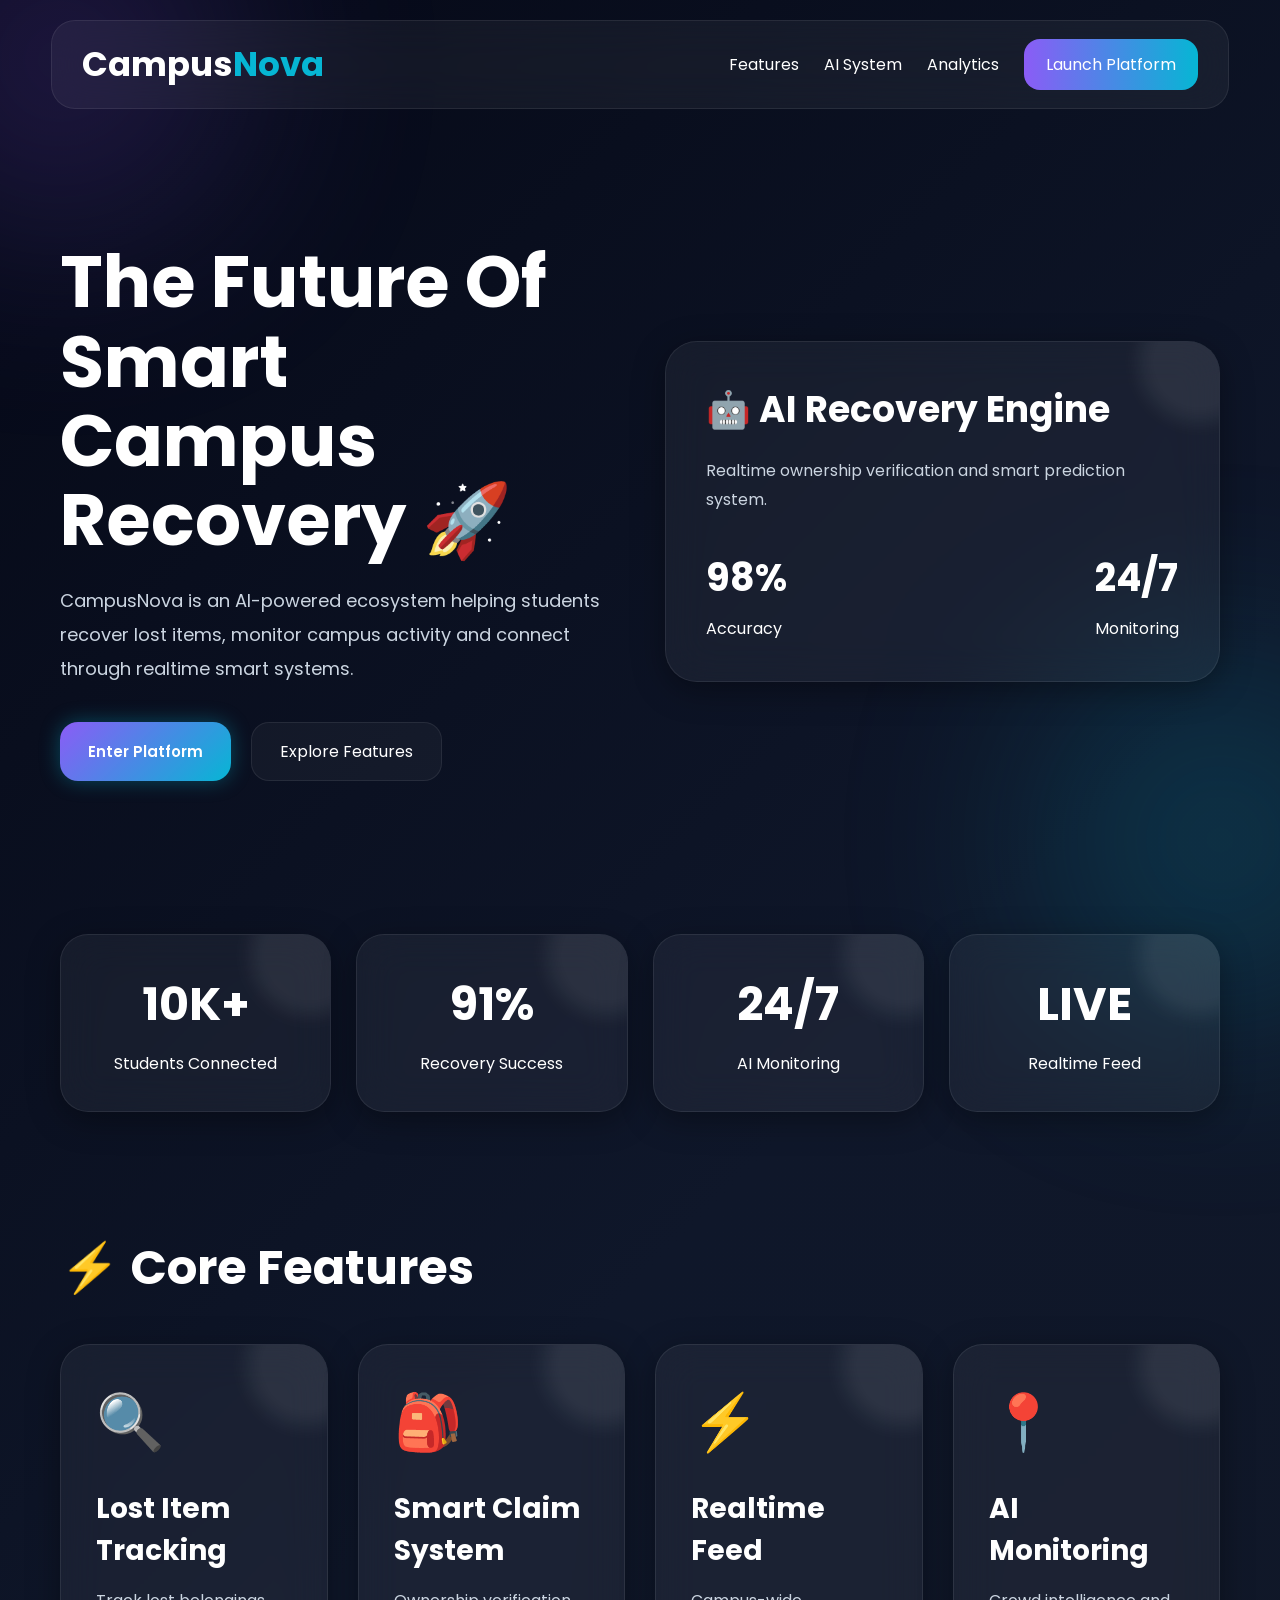
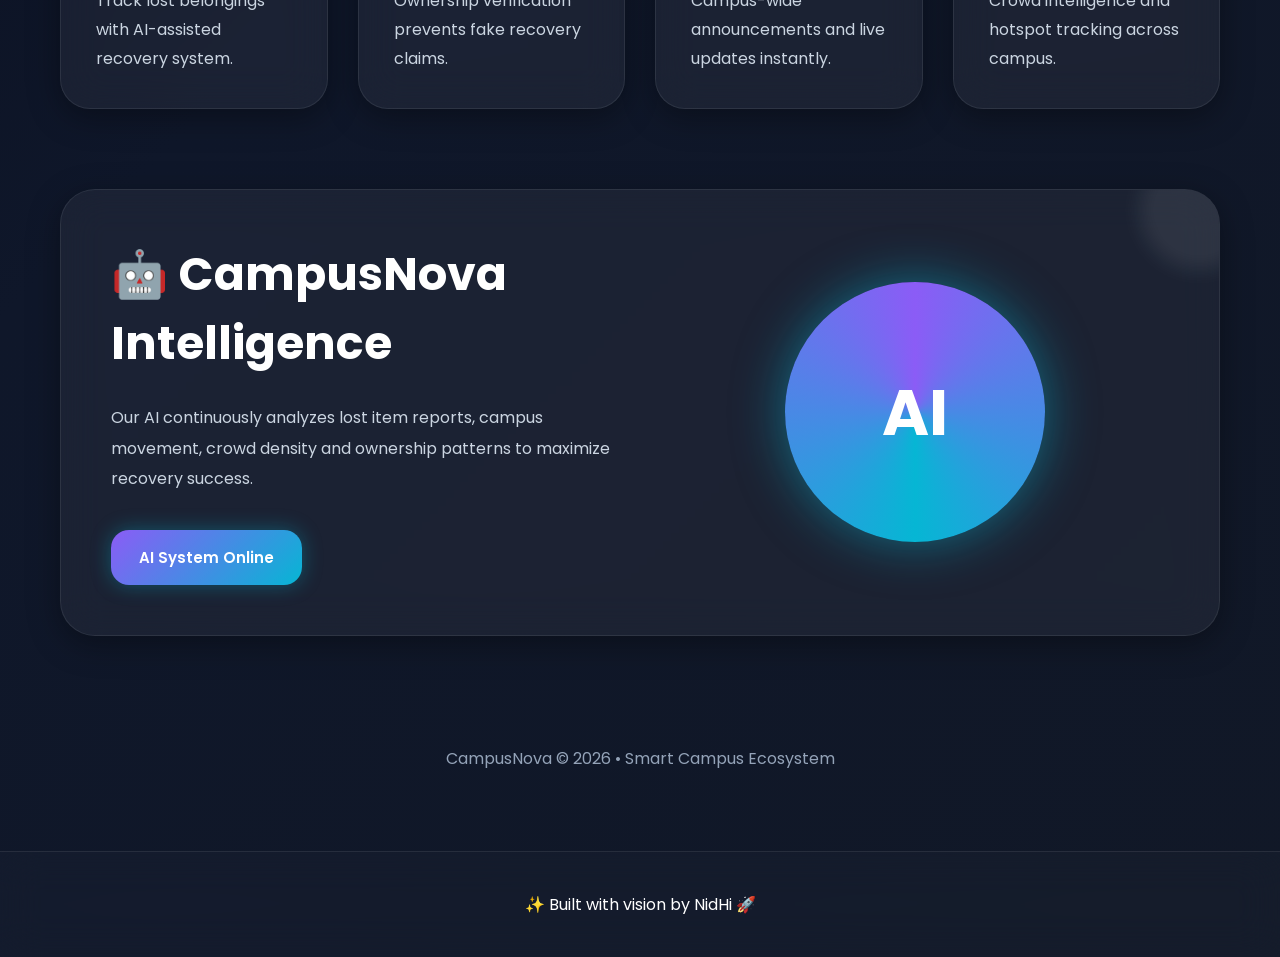
<file: index.html>
<!DOCTYPE html>
<html lang="en">

<head>

<meta charset="UTF-8">

<meta name="viewport"
content="width=device-width, initial-scale=1.0">

<title>
CampusNova
</title>

<link rel="stylesheet"
href="style.css">

<link rel="stylesheet"
href="global.css">

<link href="https://fonts.googleapis.com/css2?family=Poppins:wght@300;400;500;600;700&display=swap"
rel="stylesheet">

</head>

<body>

<!-- GLOWS -->

<div class="glow glow1"></div>
<div class="glow glow2"></div>

<!-- NAVBAR -->

<nav class="navbar glass">

<h1 class="nav-logo">

Campus<span>Nova</span>

</h1>

<ul class="nav-links">

<li>

<a href="#features">

Features

</a>

</li>

<li>

<a href="#ai">

AI System

</a>

</li>

<li>

<a href="#stats">

Analytics

</a>

</li>

<li>

<a href="login.html"
class="nav-btn">

Launch Platform

</a>

</li>

</ul>

</nav>

<!-- HERO -->

<section class="hero">

<div class="hero-left">

<h1>

The Future Of
Smart Campus
Recovery 🚀

</h1>

<p>

CampusNova is an AI-powered
ecosystem helping students recover
lost items, monitor campus activity
and connect through realtime
smart systems.

</p>

<div class="hero-buttons">

<a href="login.html"
class="magic-btn">

Enter Platform

</a>

<a href="#features"
class="secondary-btn">

Explore Features

</a>

</div>

</div>

<div class="hero-right">

<div class="hero-card glass magic-card">

<h2>

🤖 AI Recovery Engine

</h2>

<p>

Realtime ownership verification
and smart prediction system.

</p>

<div class="hero-stats">

<div>

<h3>

98%

</h3>

<span>

Accuracy

</span>

</div>

<div>

<h3>

24/7

</h3>

<span>

Monitoring

</span>

</div>

</div>

</div>

</div>

</section>

<!-- STATS -->

<section
class="stats-section"
id="stats">

<div class="stat-box glass magic-card">

<h2>

10K+

</h2>

<p>

Students Connected

</p>

</div>

<div class="stat-box glass magic-card">

<h2>

91%

</h2>

<p>

Recovery Success

</p>

</div>

<div class="stat-box glass magic-card">

<h2>

24/7

</h2>

<p>

AI Monitoring

</p>

</div>

<div class="stat-box glass magic-card">

<h2>

LIVE

</h2>

<p>

Realtime Feed

</p>

</div>

</section>

<!-- FEATURES -->

<section
class="features-section"
id="features">

<div class="section-title">

<h2>

⚡ Core Features

</h2>

</div>

<div class="features-grid">

<div class="feature-card glass magic-card">

<div class="feature-icon">

🔍

</div>

<h3>

Lost Item Tracking

</h3>

<p>

Track lost belongings with
AI-assisted recovery system.

</p>

</div>

<div class="feature-card glass magic-card">

<div class="feature-icon">

🎒

</div>

<h3>

Smart Claim System

</h3>

<p>

Ownership verification prevents
fake recovery claims.

</p>

</div>

<div class="feature-card glass magic-card">

<div class="feature-icon">

⚡

</div>

<h3>

Realtime Feed

</h3>

<p>

Campus-wide announcements
and live updates instantly.

</p>

</div>

<div class="feature-card glass magic-card">

<div class="feature-icon">

📍

</div>

<h3>

AI Monitoring

</h3>

<p>

Crowd intelligence and hotspot
tracking across campus.

</p>

</div>

</div>

</section>

<!-- AI SECTION -->

<section
class="ai-section"
id="ai">

<div class="ai-container glass magic-card">

<div class="ai-left">

<h2>

🤖 CampusNova Intelligence

</h2>

<p>

Our AI continuously analyzes
lost item reports, campus movement,
crowd density and ownership patterns
to maximize recovery success.

</p>

<button class="magic-btn">

AI System Online

</button>

</div>

<div class="ai-right">

<div class="ai-circle">

AI

</div>

</div>

</div>

</section>

<!-- FOOTER -->

<footer class="footer">

<p>

CampusNova © 2026 • Smart Campus Ecosystem

</p>

</footer>
<footer class="global-footer">

✨ Built with vision by NidHi 🚀

</footer>

<script src="script.js"></script>

</body>
</html>
</file>
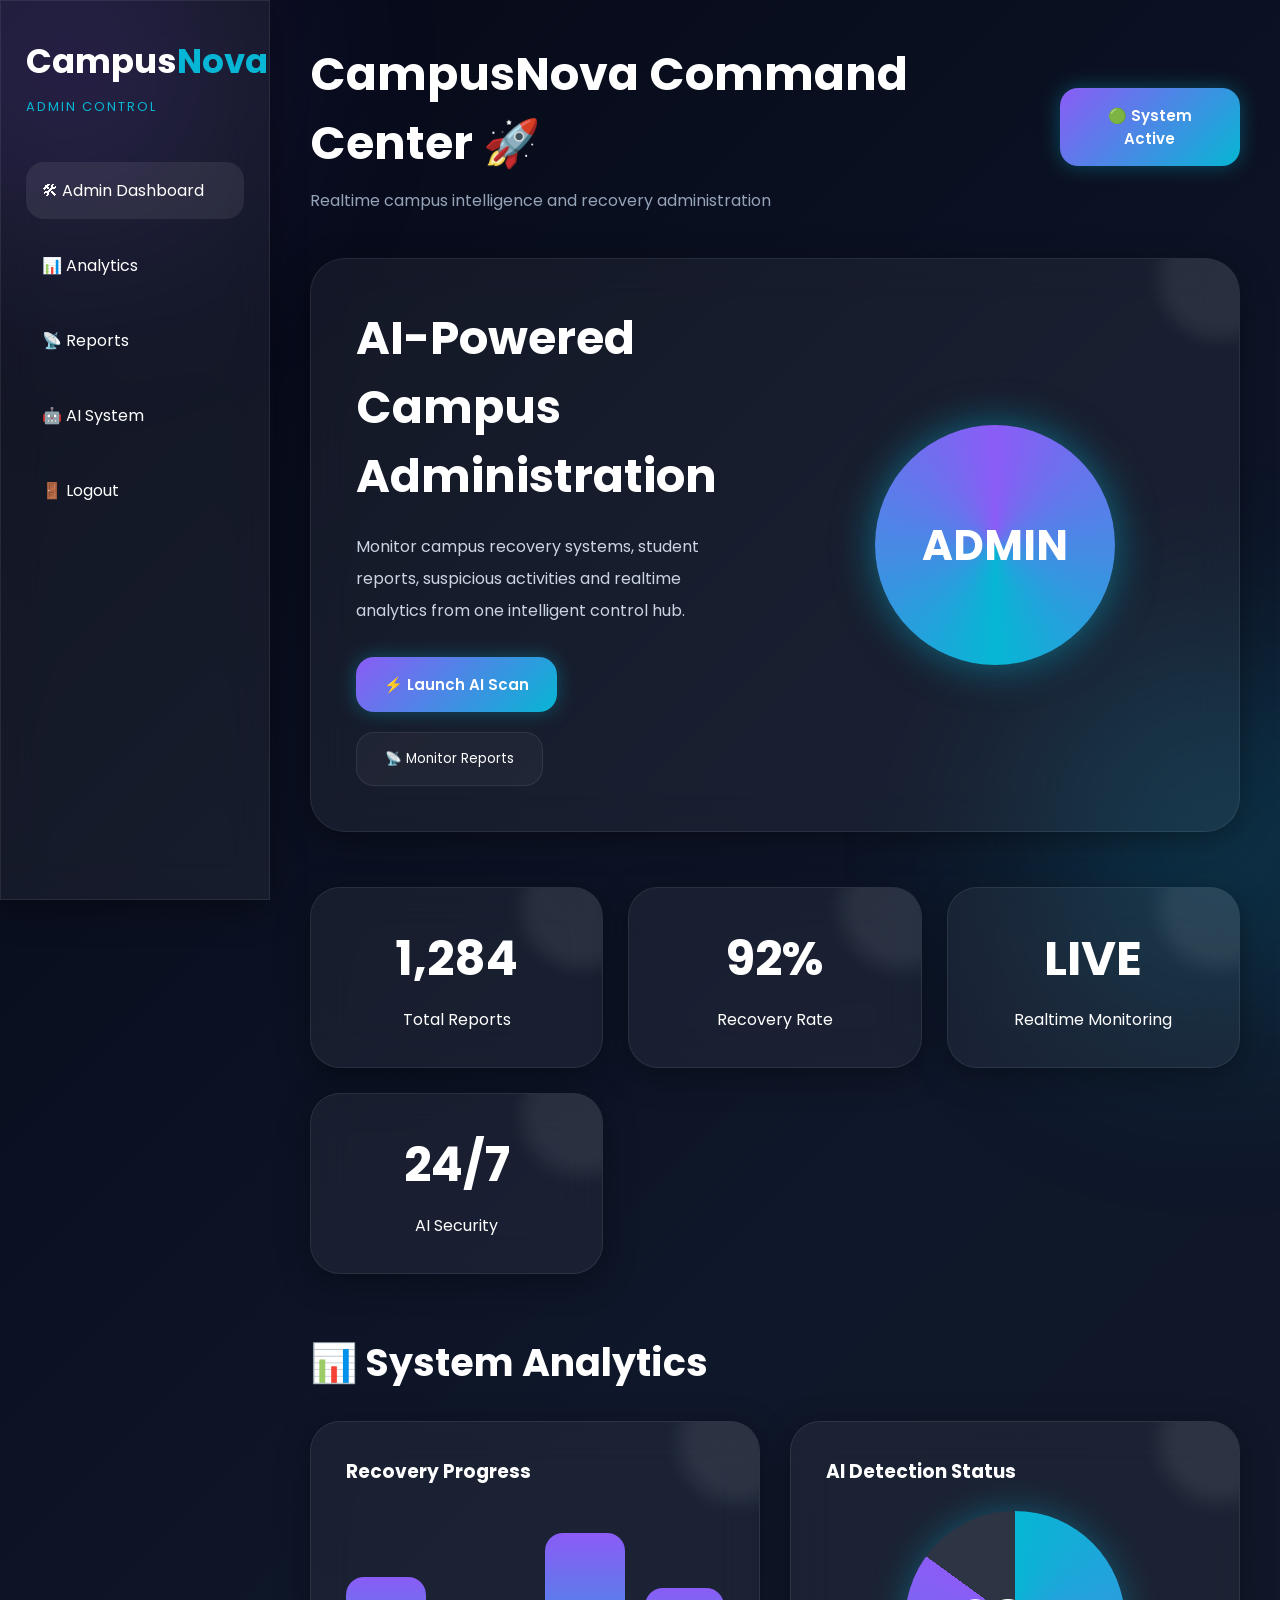
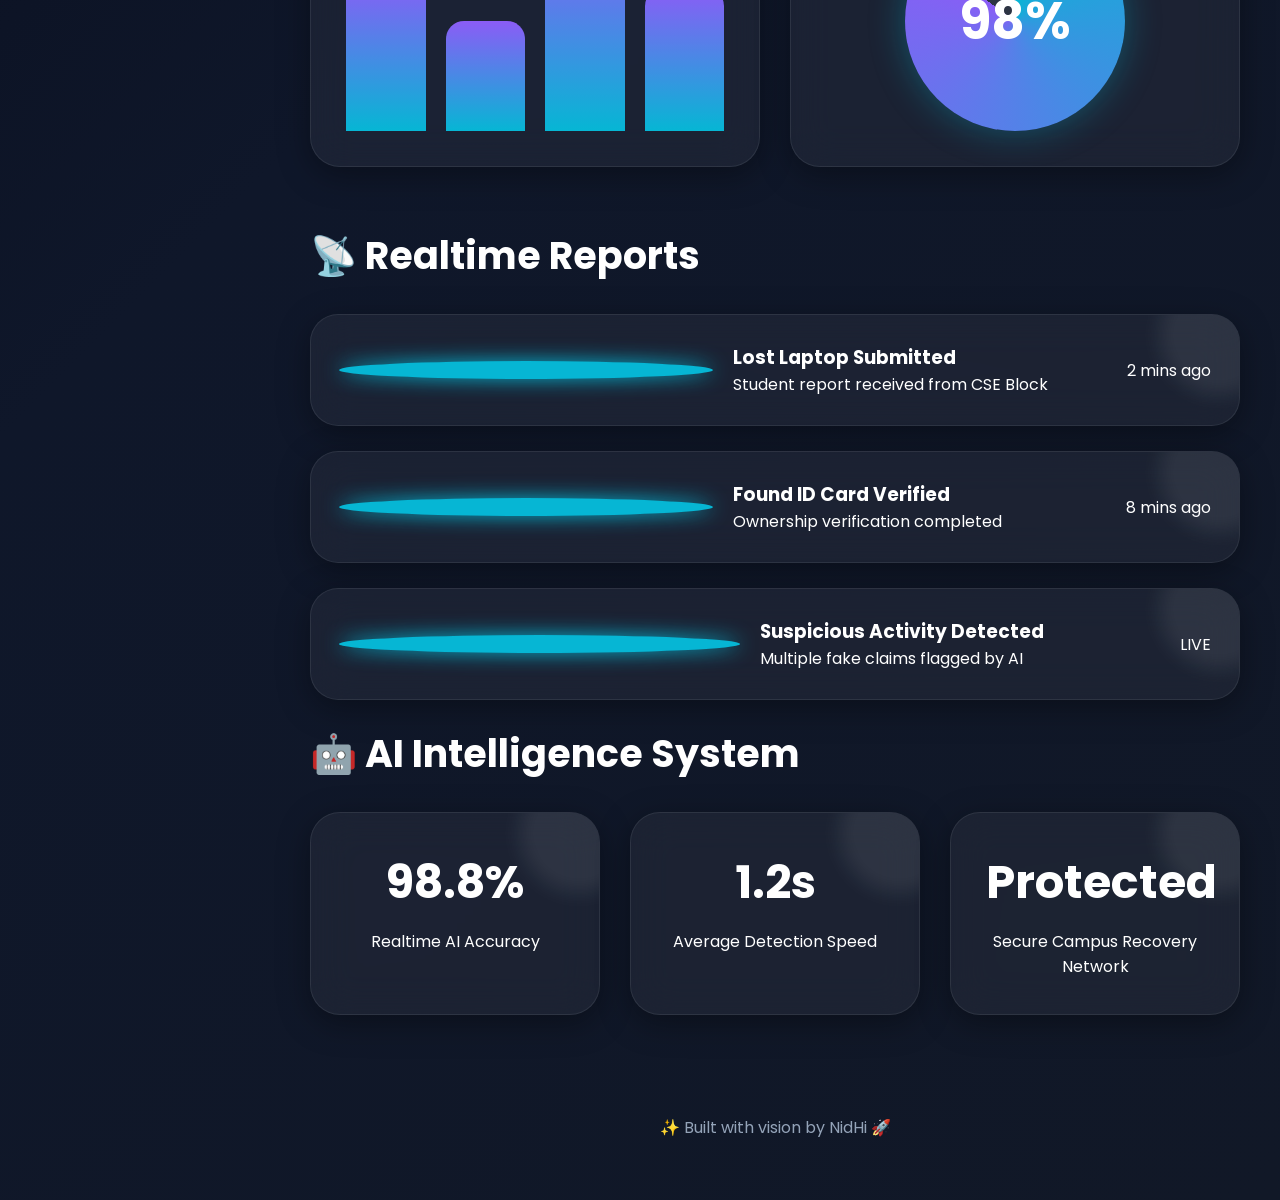
<file: admin.html>
<!DOCTYPE html>
<html lang="en">

<head>

<meta charset="UTF-8">

<meta name="viewport"
content="width=device-width, initial-scale=1.0">

<title>
CampusNova Admin Panel
</title>

<link rel="stylesheet"
href="admin.css">

<link rel="stylesheet"
href="global.css">

<link href="https://fonts.googleapis.com/css2?family=Poppins:wght@300;400;500;600;700&display=swap"
rel="stylesheet">

</head>

<body>

<!-- GLOWS -->

<div class="glow glow1"></div>
<div class="glow glow2"></div>

<!-- SIDEBAR -->

<aside class="sidebar glass">

<h2 class="logo">

Campus<span>Nova</span>

</h2>

<p class="admin-tag">

ADMIN CONTROL

</p>

<ul class="menu">

<li class="active">

<a href="admin.html">

🛠 Admin Dashboard

</a>

</li>

<li>

<a href="#analytics">

📊 Analytics

</a>

</li>

<li>

<a href="#reports">

📡 Reports

</a>

</li>

<li>

<a href="#ai">

🤖 AI System

</a>

</li>

<li>

<a href="index.html">

🚪 Logout

</a>

</li>

</ul>

</aside>

<!-- MAIN -->

<main class="main-content">

<!-- TOPBAR -->

<div class="topbar">

<div>

<h1>

CampusNova Command Center 🚀

</h1>

<p>

Realtime campus intelligence and recovery administration

</p>

</div>

<button class="magic-btn">

🟢 System Active

</button>

</div>

<!-- HERO -->

<section class="hero-section glass magic-card">

<div>

<h2>

AI-Powered Campus Administration

</h2>

<p>

Monitor campus recovery systems,
student reports, suspicious activities
and realtime analytics from one intelligent control hub.

</p>

<div class="hero-buttons">

<button class="magic-btn">

⚡ Launch AI Scan

</button>

<button class="secondary-btn">

📡 Monitor Reports

</button>

</div>

</div>

<div class="hero-circle">

ADMIN

</div>

</section>

<!-- STATS -->

<section
id="analytics"
class="stats-grid">

<div class="stat-card glass magic-card">

<h2>

1,284

</h2>

<p>

Total Reports

</p>

</div>

<div class="stat-card glass magic-card">

<h2>

92%

</h2>

<p>

Recovery Rate

</p>

</div>

<div class="stat-card glass magic-card">

<h2>

LIVE

</h2>

<p>

Realtime Monitoring

</p>

</div>

<div class="stat-card glass magic-card">

<h2>

24/7

</h2>

<p>

AI Security

</p>

</div>

</section>

<!-- ANALYTICS -->

<section class="analytics-section">

<div class="section-title">

<h2>

📊 System Analytics

</h2>

</div>

<div class="chart-grid">

<div class="chart-card glass magic-card">

<h3>

Recovery Progress

</h3>

<div class="fake-chart">

<div class="bar bar1"></div>
<div class="bar bar2"></div>
<div class="bar bar3"></div>
<div class="bar bar4"></div>

</div>

</div>

<div class="chart-card glass magic-card">

<h3>

AI Detection Status

</h3>

<div class="circle-chart">

98%

</div>

</div>

</div>

</section>

<!-- REPORTS -->

<section
id="reports"
class="reports-section">

<div class="section-title">

<h2>

📡 Realtime Reports

</h2>

</div>

<div class="report-card glass magic-card">

<div class="report-dot"></div>

<div>

<h3>

Lost Laptop Submitted

</h3>

<p>

Student report received from CSE Block

</p>

</div>

<span>

2 mins ago

</span>

</div>

<div class="report-card glass magic-card">

<div class="report-dot"></div>

<div>

<h3>

Found ID Card Verified

</h3>

<p>

Ownership verification completed

</p>

</div>

<span>

8 mins ago

</span>

</div>

<div class="report-card glass magic-card">

<div class="report-dot"></div>

<div>

<h3>

Suspicious Activity Detected

</h3>

<p>

Multiple fake claims flagged by AI

</p>

</div>

<span>

LIVE

</span>

</div>

</section>

<!-- AI SECTION -->

<section
id="ai"
class="ai-section">

<div class="section-title">

<h2>

🤖 AI Intelligence System

</h2>

</div>

<div class="ai-grid">

<div class="ai-box glass magic-card">

<h3>

98.8%

</h3>

<p>

Realtime AI Accuracy

</p>

</div>

<div class="ai-box glass magic-card">

<h3>

1.2s

</h3>

<p>

Average Detection Speed

</p>

</div>

<div class="ai-box glass magic-card">

<h3>

Protected

</h3>

<p>

Secure Campus Recovery Network

</p>

</div>

</div>

</section>

<!-- FOOTER -->

<footer class="footer">

✨ Built with vision by NidHi 🚀

</footer>

</main>

<script src="admin.js"></script>

</body>
</html>
</file>
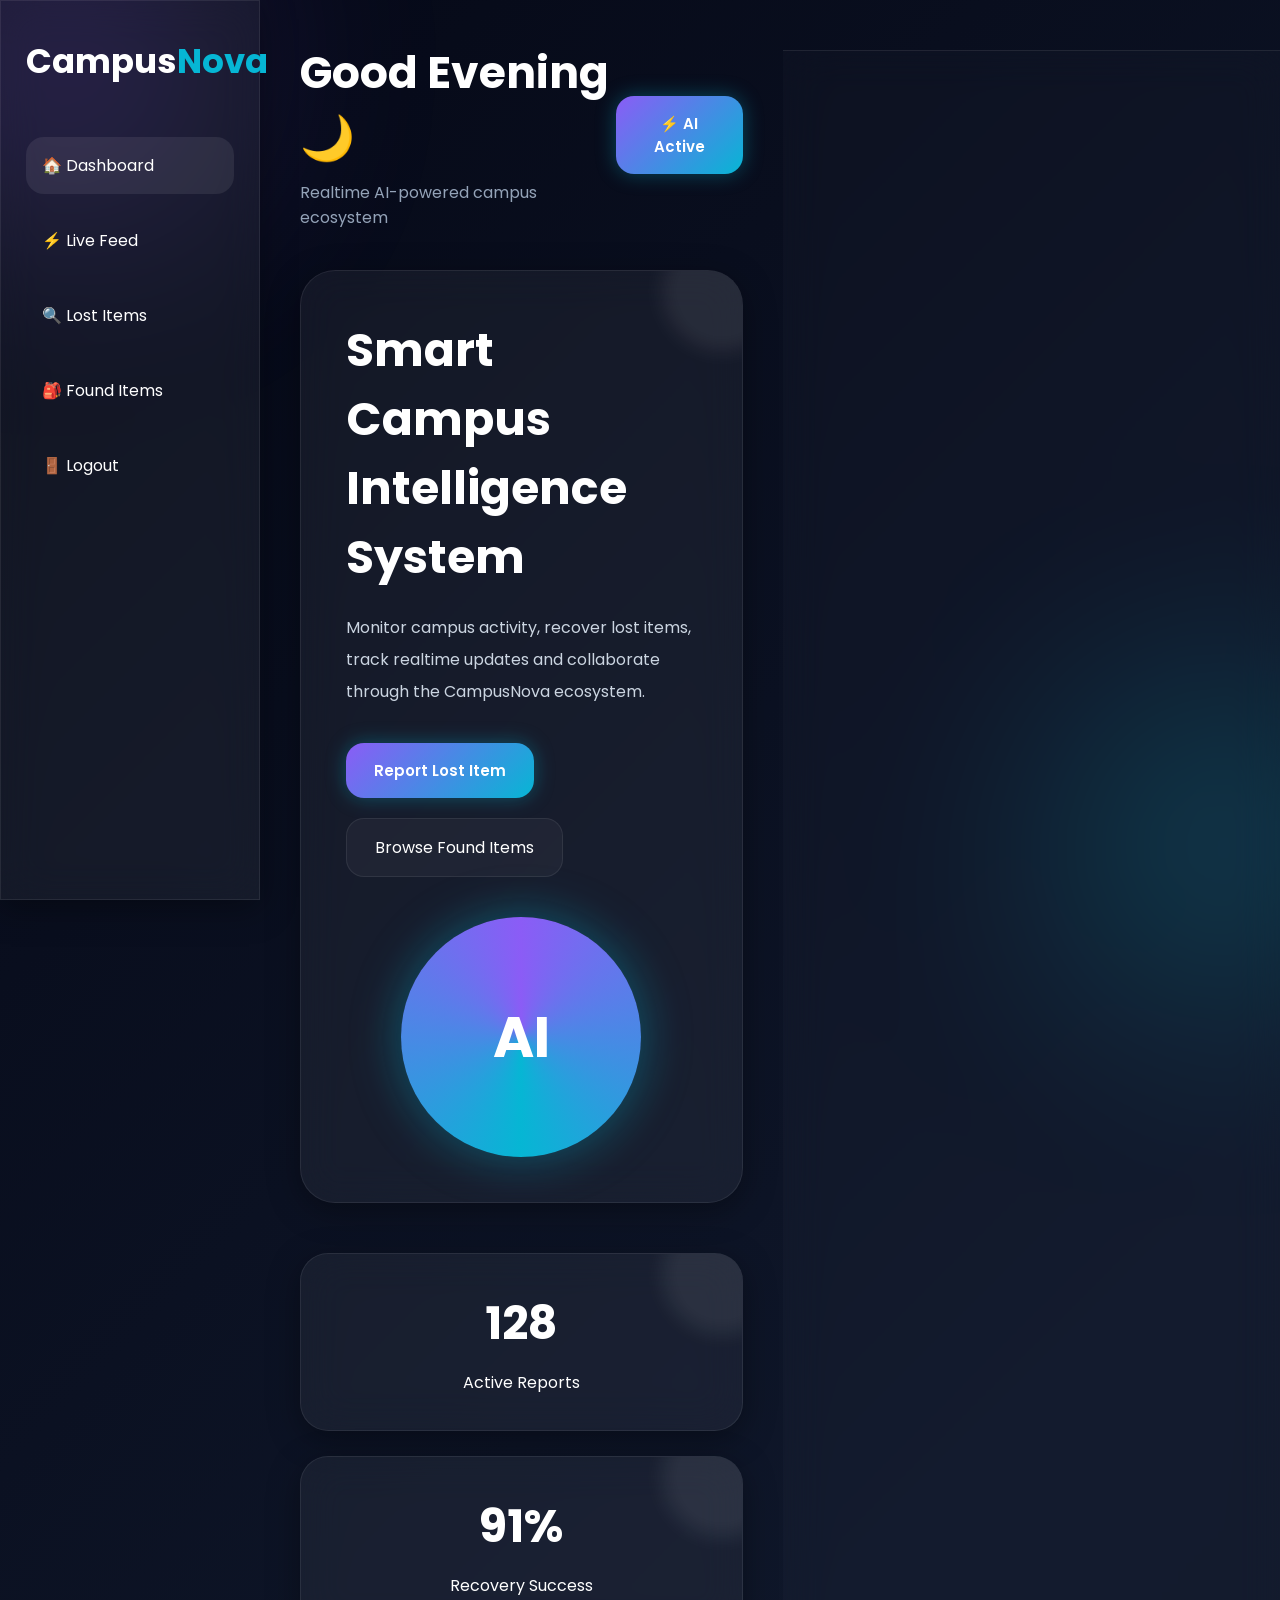
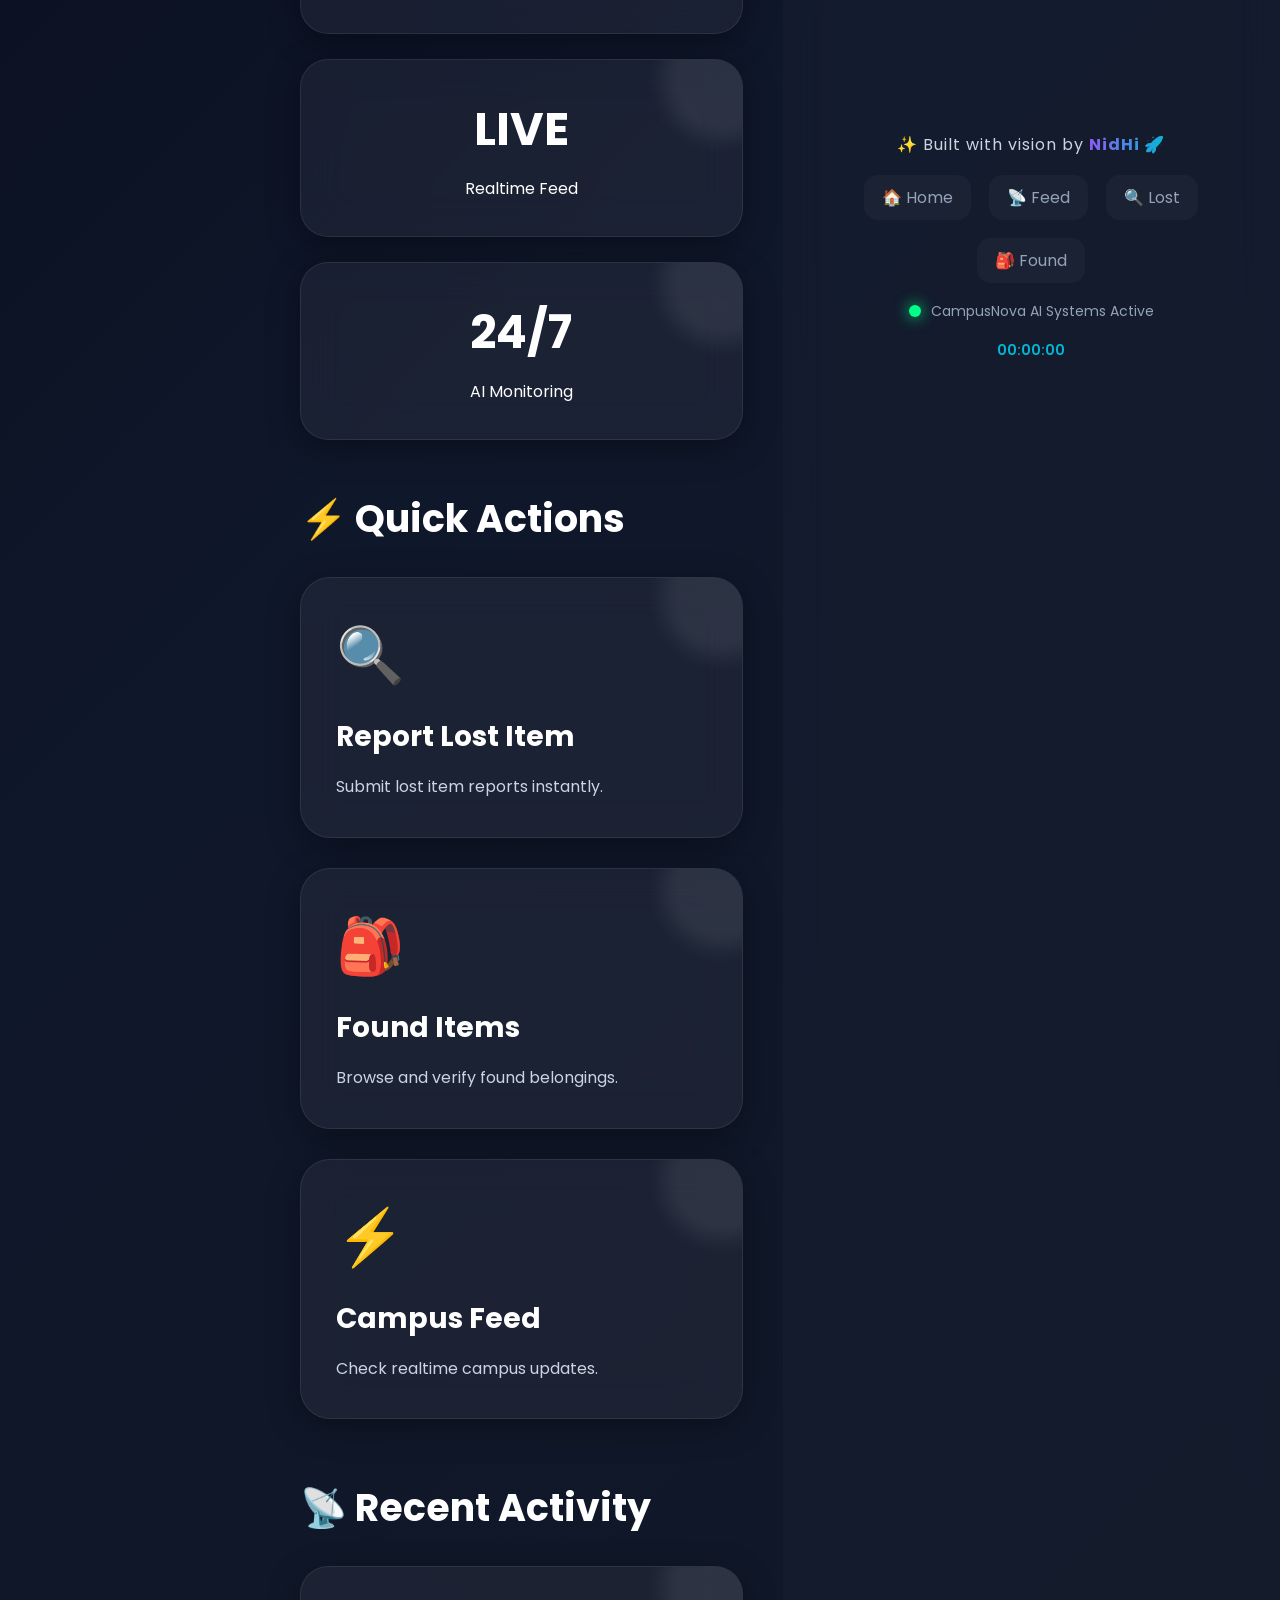
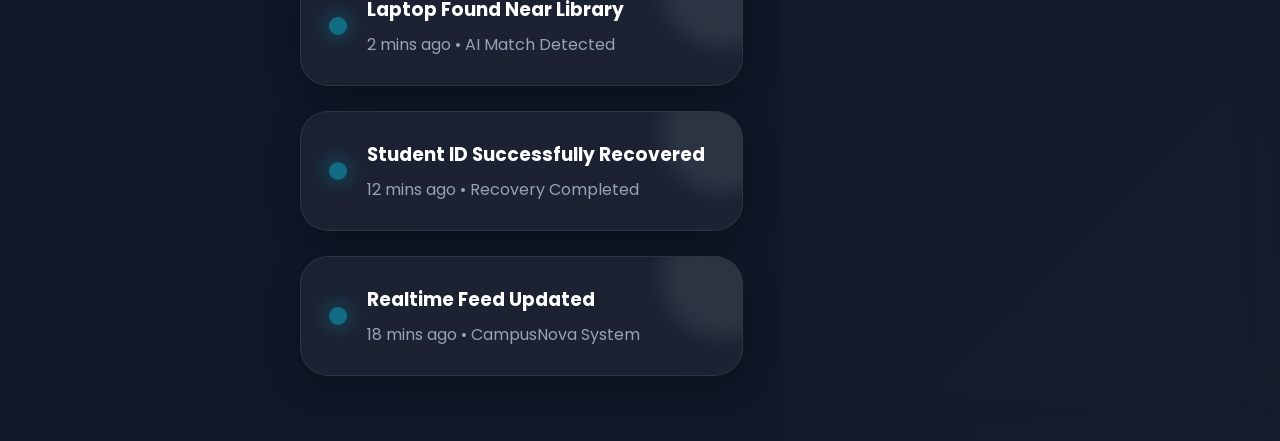
<file: dashboard.html>
<!DOCTYPE html>
<html lang="en">

<head>

<meta charset="UTF-8">

<meta name="viewport"
content="width=device-width, initial-scale=1.0">

<title>
CampusNova Dashboard
</title>

<link rel="stylesheet"
href="dashboard.css">

<link rel="stylesheet"
href="global.css">

<link href="https://fonts.googleapis.com/css2?family=Poppins:wght@300;400;500;600;700&display=swap"
rel="stylesheet">

</head>

<body>

<!-- GLOWS -->

<div class="glow glow1"></div>
<div class="glow glow2"></div>

<!-- SIDEBAR -->

<aside class="sidebar glass">

<h2 class="logo">

Campus<span>Nova</span>

</h2>

<ul class="menu">

<li class="active">

<a href="dashboard.html">

🏠 Dashboard

</a>

</li>

<li>

<a href="feed.html">

⚡ Live Feed

</a>

</li>

<li>

<a href="lost.html">

🔍 Lost Items

</a>

</li>

<li>

<a href="found.html">

🎒 Found Items

</a>

</li>

<li>

<a href="index.html">

🚪 Logout

</a>

</li>

</ul>

</aside>

<!-- MAIN -->

<main class="main-content">

<!-- TOPBAR -->

<div class="topbar">

<div>

<h1 id="welcomeText">

Welcome Back 🚀

</h1>

<p>

Realtime AI-powered campus ecosystem

</p>

</div>

<div class="top-actions">

<button class="magic-btn">

⚡ AI Active

</button>

</div>

</div>

<!-- HERO -->

<section class="hero-card glass magic-card">

<div class="hero-left">

<h2>

Smart Campus Intelligence System

</h2>

<p>

Monitor campus activity, recover lost items,
track realtime updates and collaborate through
the CampusNova ecosystem.

</p>

<div class="hero-buttons">

<a href="lost.html"
class="magic-btn">

Report Lost Item

</a>

<a href="found.html"
class="secondary-btn">

Browse Found Items

</a>

</div>

</div>

<div class="hero-right">

<div class="hero-circle">

AI

</div>

</div>

</section>

<!-- STATS -->

<section class="stats-grid">

<div class="stat-card glass magic-card">

<h2>

128

</h2>

<p>

Active Reports

</p>

</div>

<div class="stat-card glass magic-card">

<h2>

91%

</h2>

<p>

Recovery Success

</p>

</div>

<div class="stat-card glass magic-card">

<h2>

LIVE

</h2>

<p>

Realtime Feed

</p>

</div>

<div class="stat-card glass magic-card">

<h2>

24/7

</h2>

<p>

AI Monitoring

</p>

</div>

</section>

<!-- QUICK ACTIONS -->

<section class="actions-section">

<div class="section-title">

<h2>

⚡ Quick Actions

</h2>

</div>

<div class="actions-grid">

<a href="lost.html"
class="action-card glass magic-card">

<div class="action-icon">

🔍

</div>

<h3>

Report Lost Item

</h3>

<p>

Submit lost item reports instantly.

</p>

</a>

<a href="found.html"
class="action-card glass magic-card">

<div class="action-icon">

🎒

</div>

<h3>

Found Items

</h3>

<p>

Browse and verify found belongings.

</p>

</a>

<a href="feed.html"
class="action-card glass magic-card">

<div class="action-icon">

⚡

</div>

<h3>

Campus Feed

</h3>

<p>

Check realtime campus updates.

</p>

</a>

</div>

</section>

<!-- ACTIVITY -->

<section class="activity-section">

<div class="section-title">

<h2>

📡 Recent Activity

</h2>

</div>

<div class="activity-card glass magic-card">

<div class="activity-dot"></div>

<div>

<h3>

Laptop Found Near Library

</h3>

<p>

2 mins ago • AI Match Detected

</p>

</div>

</div>

<div class="activity-card glass magic-card">

<div class="activity-dot"></div>

<div>

<h3>

Student ID Successfully Recovered

</h3>

<p>

12 mins ago • Recovery Completed

</p>

</div>

</div>

<div class="activity-card glass magic-card">

<div class="activity-dot"></div>

<div>

<h3>

Realtime Feed Updated

</h3>

<p>

18 mins ago • CampusNova System

</p>

</div>

</div>

</section>

</main>
<footer class="global-footer">

<div class="footer-brand">

✨ Built with vision by
<span>NidHi 🚀</span>

</div>

<div class="footer-links">

<a href="index.html">

🏠 Home

</a>

<a href="feed.html">

📡 Feed

</a>

<a href="lost.html">

🔍 Lost

</a>

<a href="found.html">

🎒 Found

</a>

</div>

<div class="footer-status">

<div class="footer-dot"></div>

CampusNova AI Systems Active

</div>

<div
class="footer-clock"
id="footerClock">

00:00:00

</div>

</footer>

<script src="dashboard.js"></script>

</body>
</html>
</file>
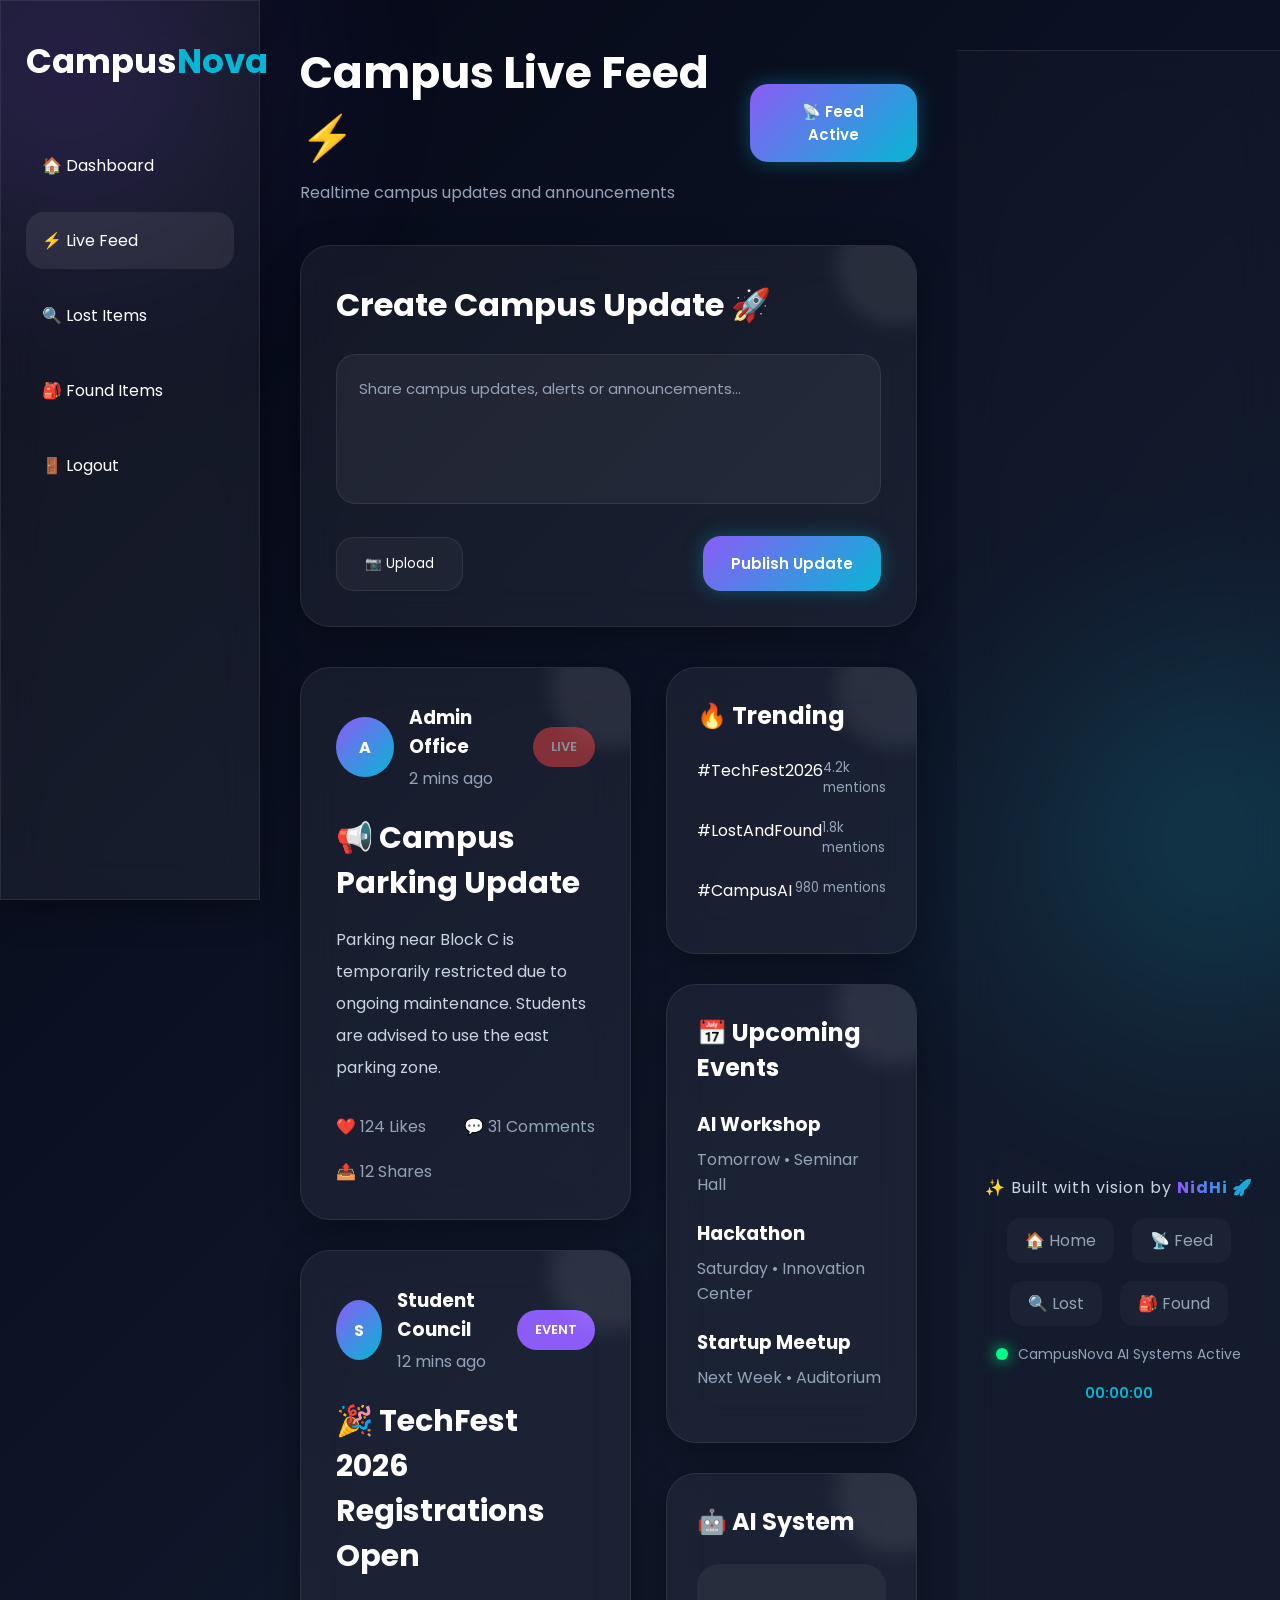
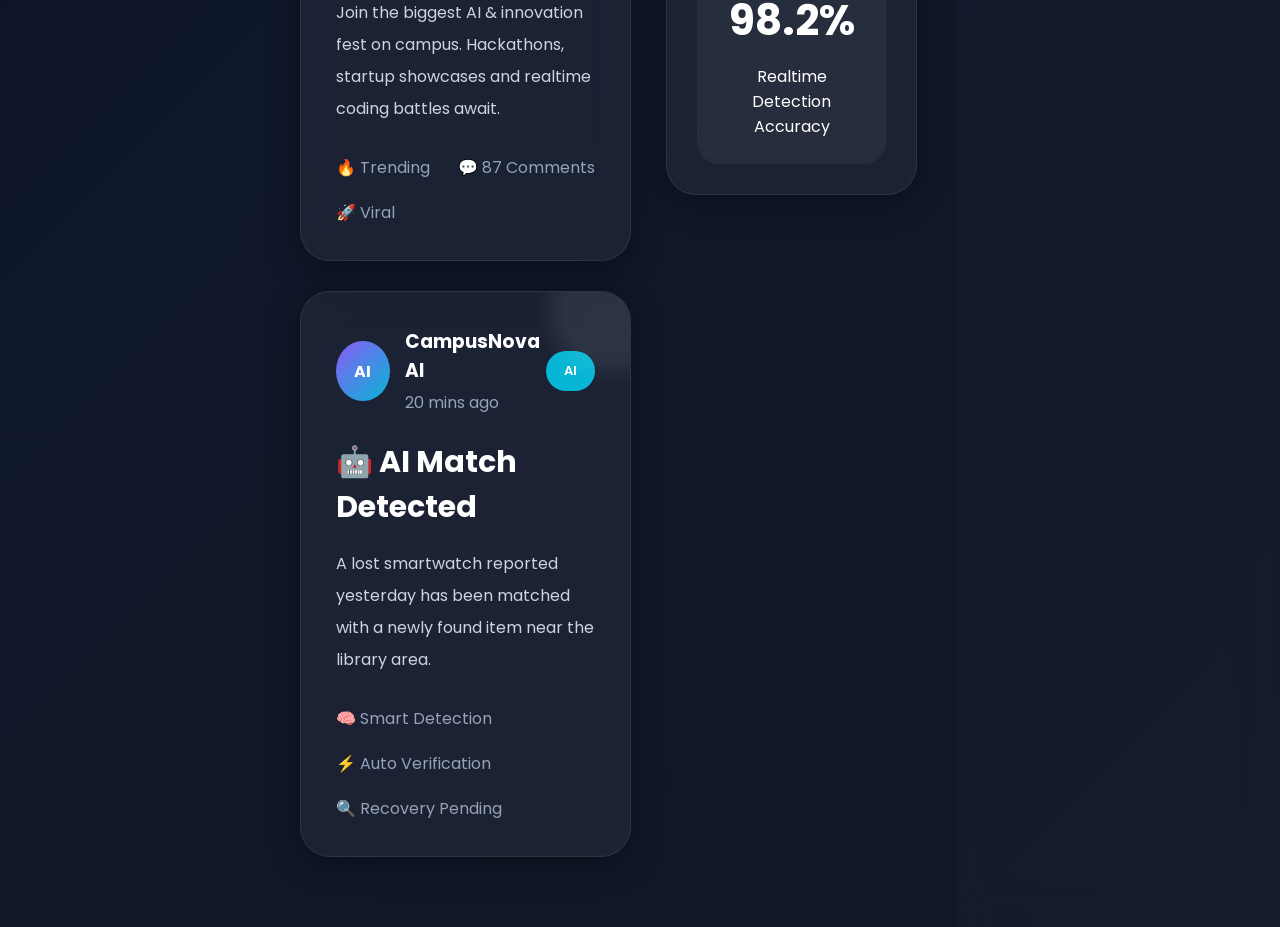
<file: feed.html>
<!DOCTYPE html>
<html lang="en">

<head>

<meta charset="UTF-8">

<meta name="viewport"
content="width=device-width, initial-scale=1.0">

<title>
CampusNova Feed
</title>

<link rel="stylesheet"
href="feed.css">

<link rel="stylesheet"
href="global.css">

<link href="https://fonts.googleapis.com/css2?family=Poppins:wght@300;400;500;600;700&display=swap"
rel="stylesheet">

</head>

<body>

<!-- GLOWS -->

<div class="glow glow1"></div>
<div class="glow glow2"></div>

<!-- SIDEBAR -->

<aside class="sidebar glass">

<h2 class="logo">

Campus<span>Nova</span>

</h2>

<ul class="menu">

<li>

<a href="dashboard.html">

🏠 Dashboard

</a>

</li>

<li class="active">

<a href="feed.html">

⚡ Live Feed

</a>

</li>

<li>

<a href="lost.html">

🔍 Lost Items

</a>

</li>

<li>

<a href="found.html">

🎒 Found Items

</a>

</li>

<li>

<a href="index.html">

🚪 Logout

</a>

</li>

</ul>

</aside>

<!-- MAIN -->

<main class="main-content">

<!-- TOPBAR -->

<div class="topbar">

<div>

<h1>

Campus Live Feed ⚡

</h1>

<p>

Realtime campus updates and announcements

</p>

</div>

<button class="magic-btn">

📡 Feed Active

</button>

</div>

<!-- CREATE POST -->

<section class="create-post glass magic-card">

<h2>

Create Campus Update 🚀

</h2>

<textarea
placeholder="Share campus updates, alerts or announcements..."></textarea>

<div class="post-actions">

<button class="secondary-btn">

📷 Upload

</button>

<button
id="publishBtn"
class="magic-btn">

Publish Update

</button>

</div>

</section>

<!-- FEED GRID -->

<section class="feed-grid">

<!-- LEFT FEED -->

<div class="feed-left">

<!-- POST -->

<div class="post-card glass magic-card">

<div class="post-top">

<div class="user">

<div class="avatar">

A

</div>

<div>

<h3>

Admin Office

</h3>

<p>

2 mins ago

</p>

</div>

</div>

<span class="live-tag">

LIVE

</span>

</div>

<div class="post-content">

<h2>

📢 Campus Parking Update

</h2>

<p>

Parking near Block C is temporarily restricted
due to ongoing maintenance. Students are advised
to use the east parking zone.

</p>

</div>

<div class="post-stats">

<span>

❤️ 124 Likes

</span>

<span>

💬 31 Comments

</span>

<span>

📤 12 Shares

</span>

</div>

</div>

<!-- POST -->

<div class="post-card glass magic-card">

<div class="post-top">

<div class="user">

<div class="avatar">

S

</div>

<div>

<h3>

Student Council

</h3>

<p>

12 mins ago

</p>

</div>

</div>

<span class="event-tag">

EVENT

</span>

</div>

<div class="post-content">

<h2>

🎉 TechFest 2026 Registrations Open

</h2>

<p>

Join the biggest AI & innovation fest on campus.
Hackathons, startup showcases and realtime coding battles await.

</p>

</div>

<div class="post-stats">

<span>

🔥 Trending

</span>

<span>

💬 87 Comments

</span>

<span>

🚀 Viral

</span>

</div>

</div>

<!-- POST -->

<div class="post-card glass magic-card">

<div class="post-top">

<div class="user">

<div class="avatar">

AI

</div>

<div>

<h3>

CampusNova AI

</h3>

<p>

20 mins ago

</p>

</div>

</div>

<span class="ai-tag">

AI

</span>

</div>

<div class="post-content">

<h2>

🤖 AI Match Detected

</h2>

<p>

A lost smartwatch reported yesterday has
been matched with a newly found item
near the library area.

</p>

</div>

<div class="post-stats">

<span>

🧠 Smart Detection

</span>

<span>

⚡ Auto Verification

</span>

<span>

🔍 Recovery Pending

</span>

</div>

</div>

</div>

<!-- RIGHT SIDEBAR -->

<div class="feed-right">

<!-- TRENDING -->

<div class="widget glass magic-card">

<h2>

🔥 Trending

</h2>

<div class="trend-item">

<span>

#TechFest2026

</span>

<small>

4.2k mentions

</small>

</div>

<div class="trend-item">

<span>

#LostAndFound

</span>

<small>

1.8k mentions

</small>

</div>

<div class="trend-item">

<span>

#CampusAI

</span>

<small>

980 mentions

</small>

</div>

</div>

<!-- EVENTS -->

<div class="widget glass magic-card">

<h2>

📅 Upcoming Events

</h2>

<div class="event-item">

<h3>

AI Workshop

</h3>

<p>

Tomorrow • Seminar Hall

</p>

</div>

<div class="event-item">

<h3>

Hackathon

</h3>

<p>

Saturday • Innovation Center

</p>

</div>

<div class="event-item">

<h3>

Startup Meetup

</h3>

<p>

Next Week • Auditorium

</p>

</div>

</div>

<!-- AI STATUS -->

<div class="widget glass magic-card">

<h2>

🤖 AI System

</h2>

<div class="system-box">

<h3>

98.2%

</h3>

<p>

Realtime Detection Accuracy

</p>

</div>

</div>

</div>

</section>

</main>
<footer class="global-footer">

<div class="footer-brand">

✨ Built with vision by
<span>NidHi 🚀</span>

</div>

<div class="footer-links">

<a href="index.html">

🏠 Home

</a>

<a href="feed.html">

📡 Feed

</a>

<a href="lost.html">

🔍 Lost

</a>

<a href="found.html">

🎒 Found

</a>

</div>

<div class="footer-status">

<div class="footer-dot"></div>

CampusNova AI Systems Active

</div>

<div
class="footer-clock"
id="footerClock">

00:00:00

</div>

</footer>

<script src="feed.js"></script>

</body>
</html>
</file>
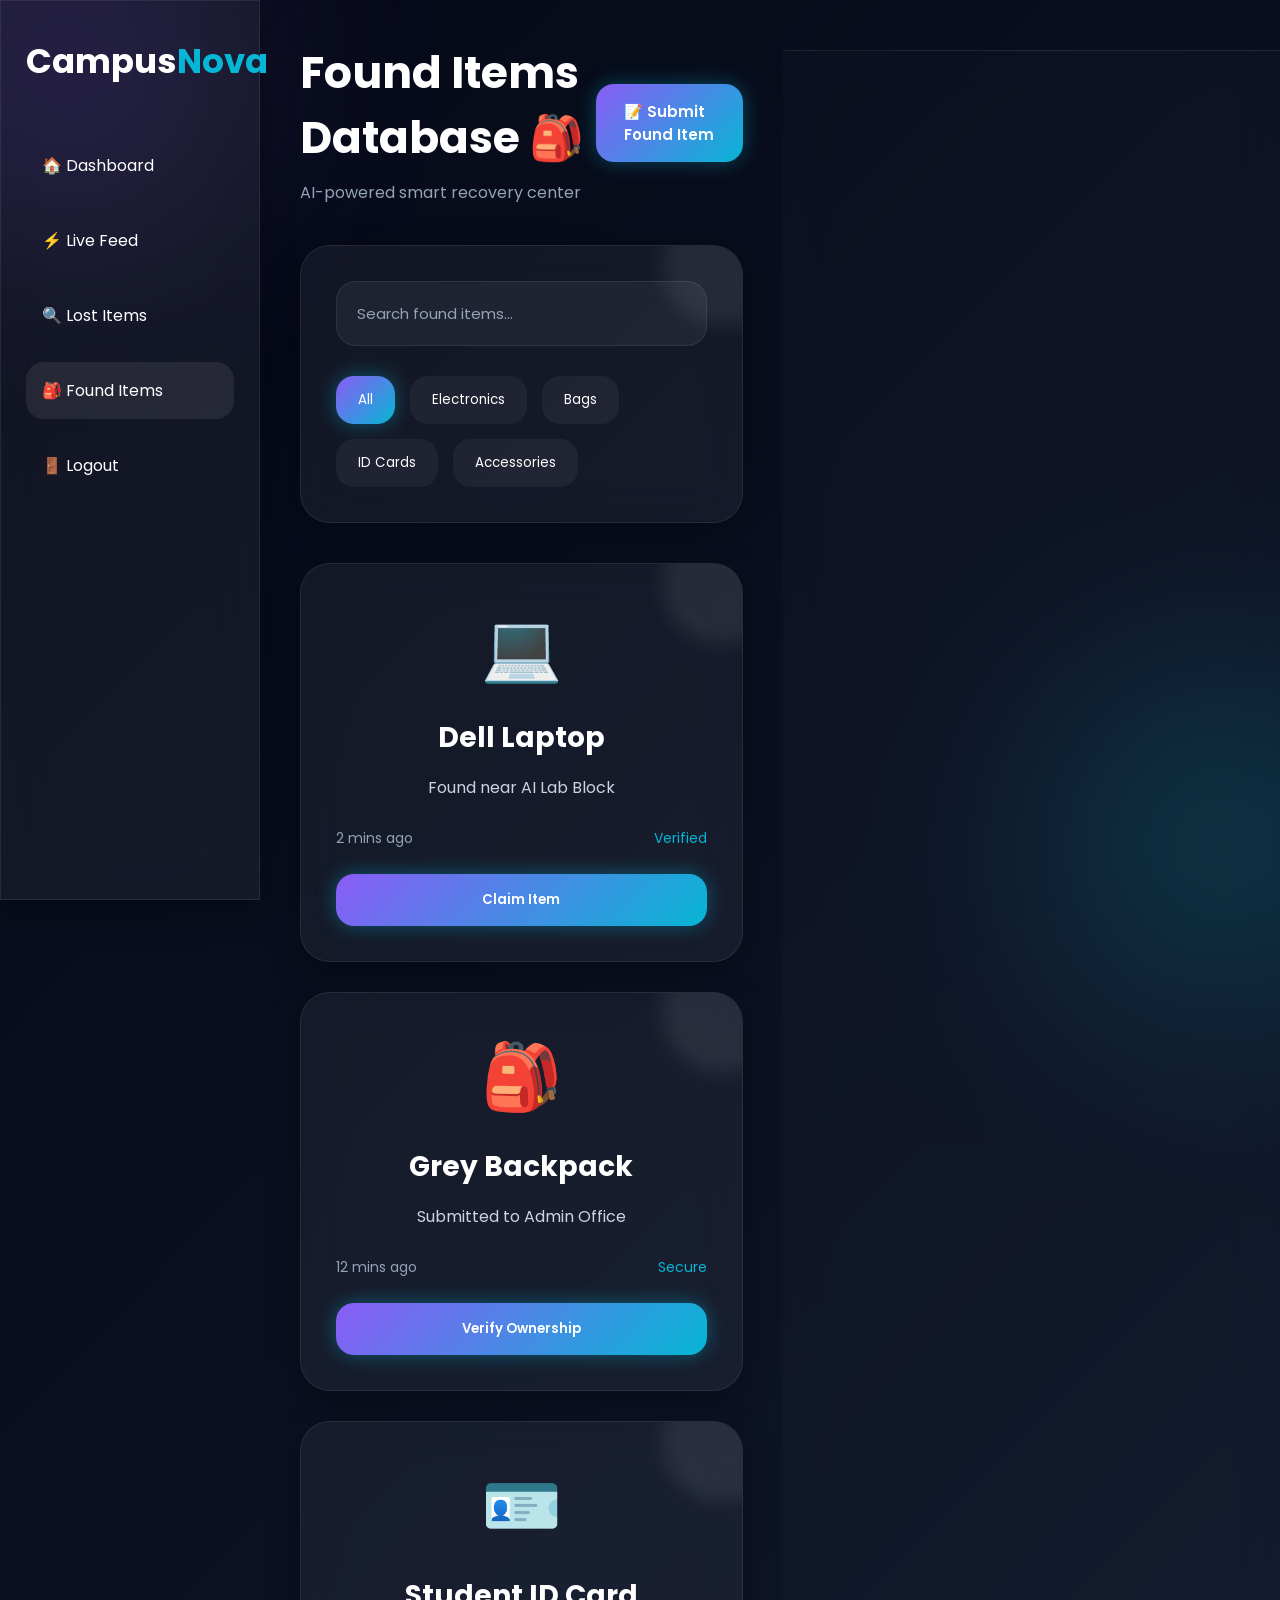
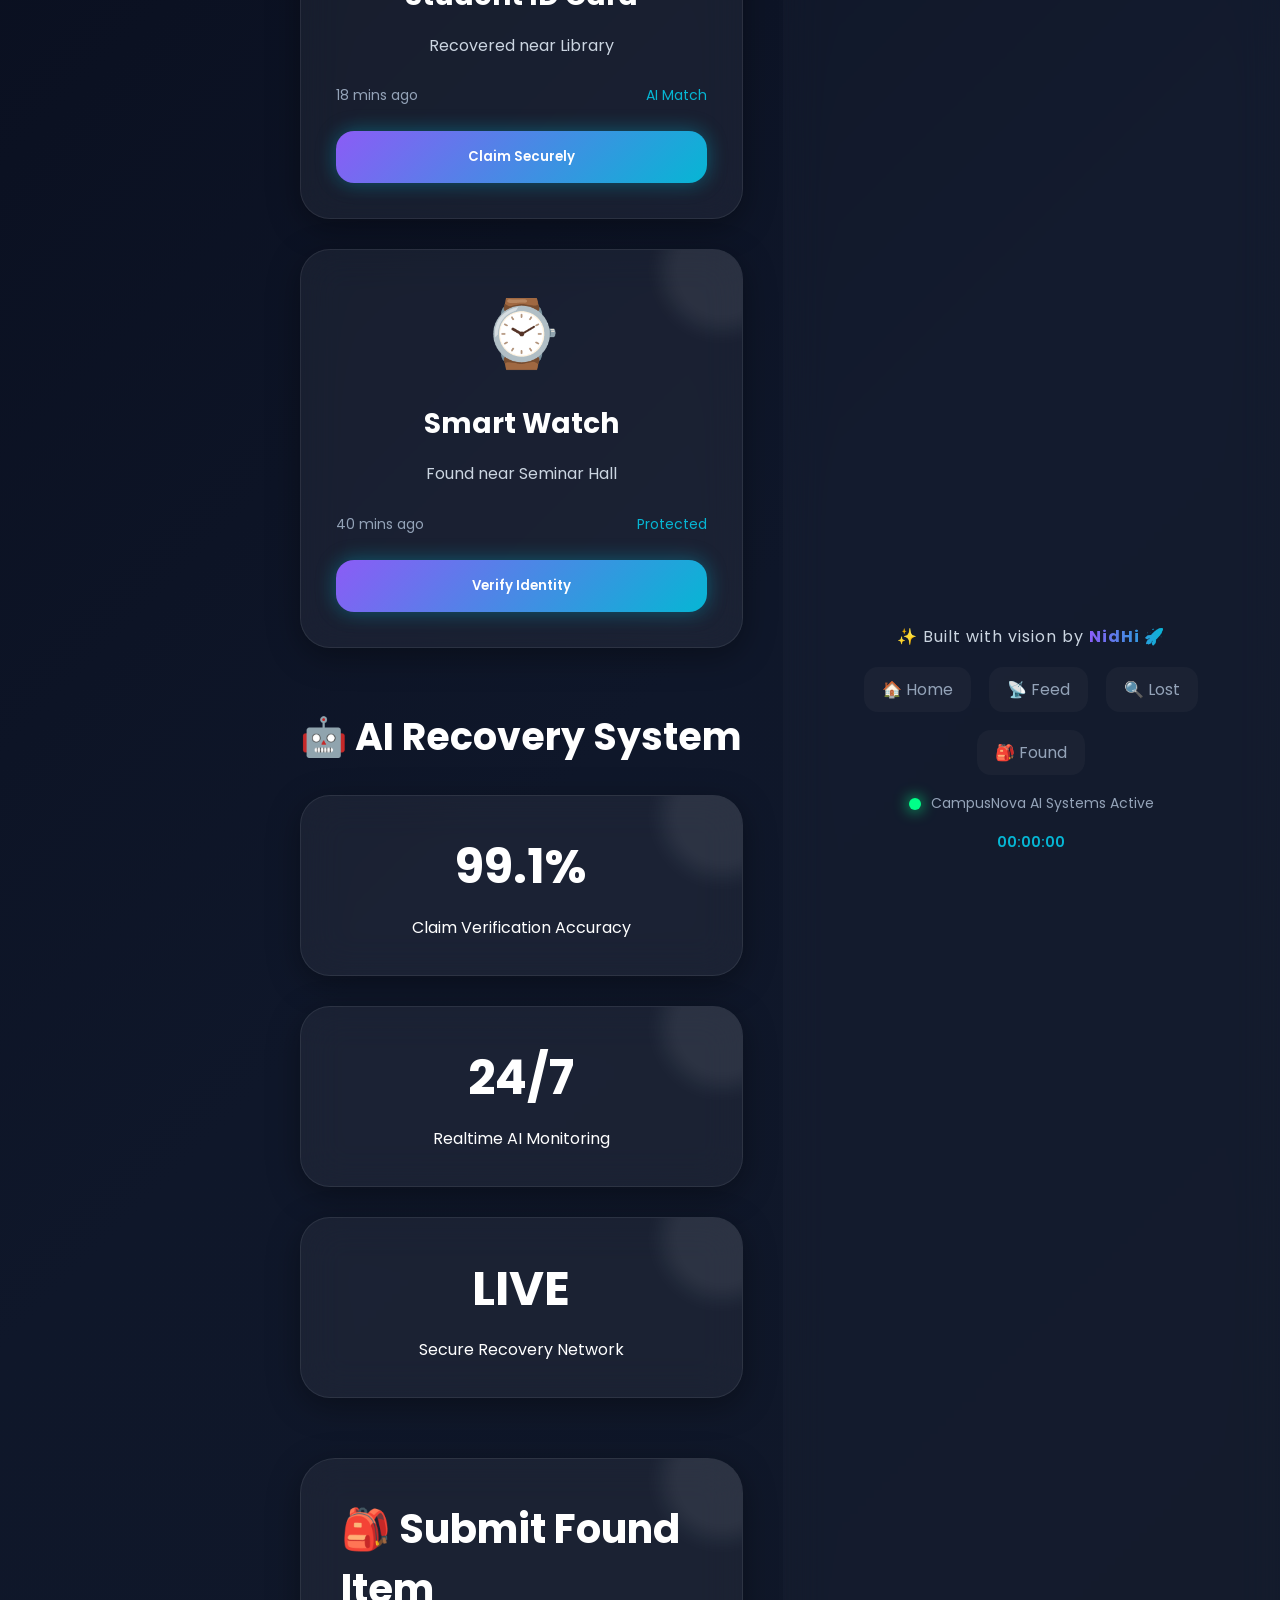
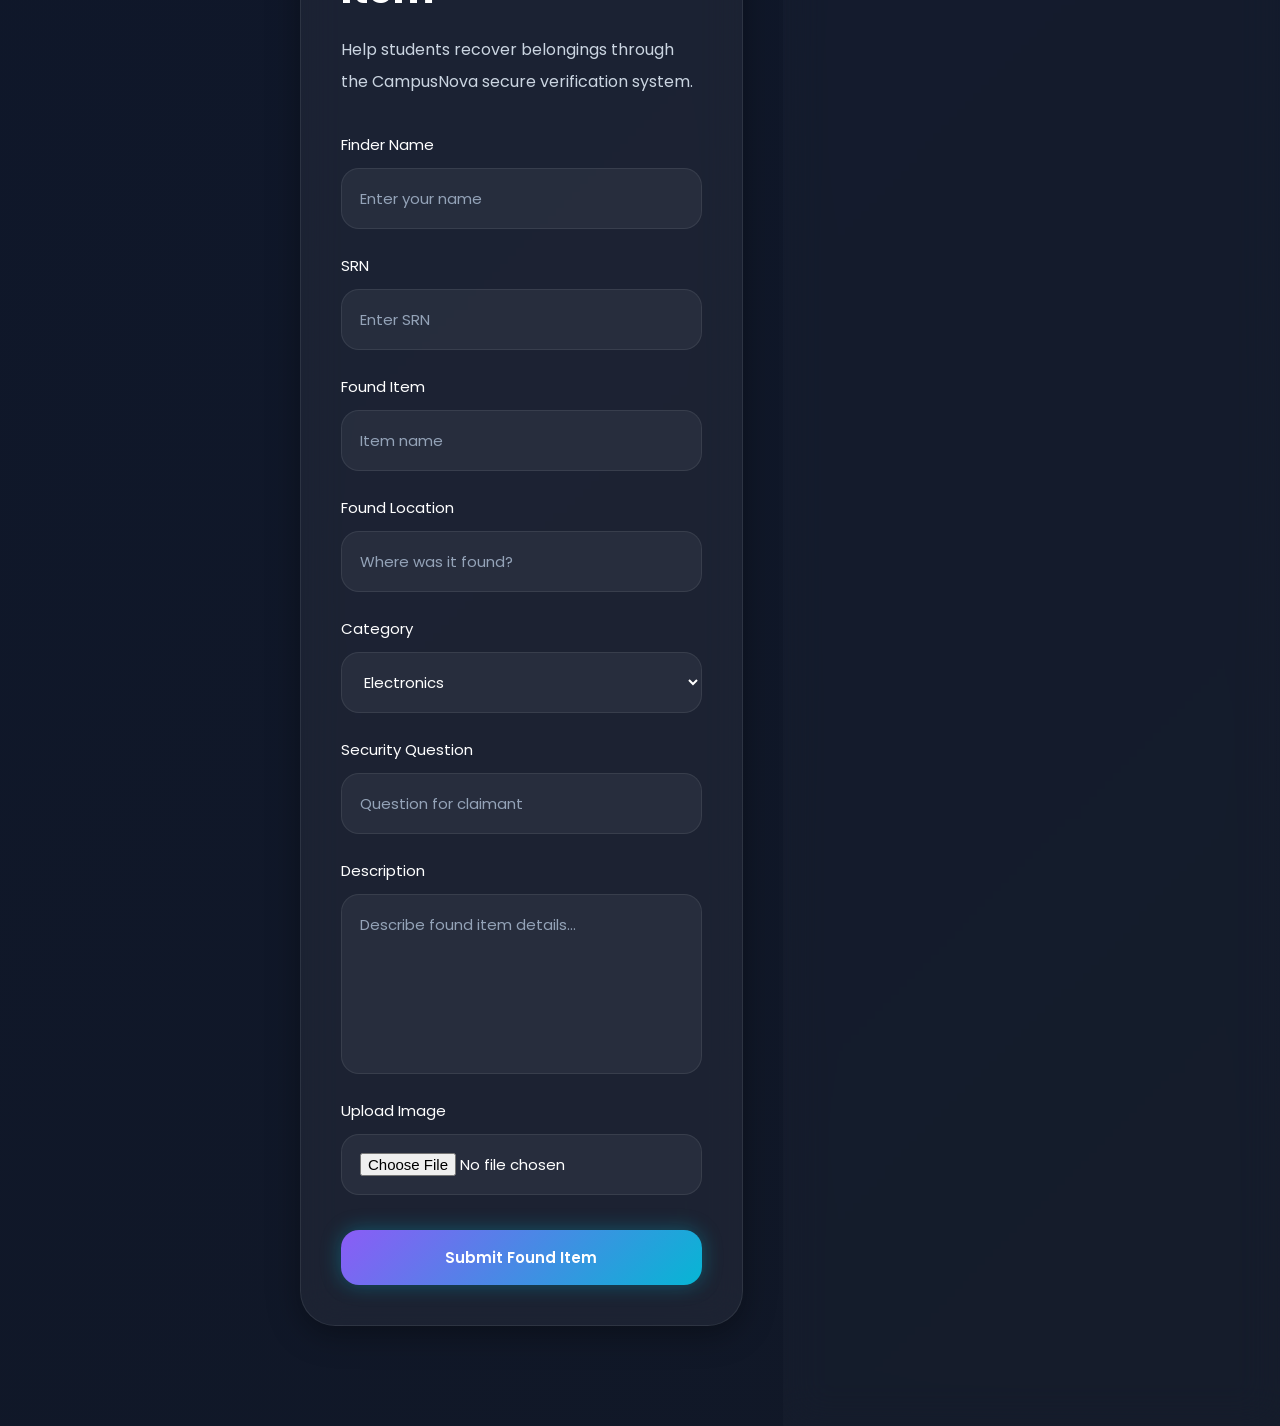
<file: found.html>
<!DOCTYPE html>
<html lang="en">

<head>

<meta charset="UTF-8">

<meta name="viewport"
content="width=device-width, initial-scale=1.0">

<title>
CampusNova Found Items
</title>

<link rel="stylesheet"
href="found.css">

<link rel="stylesheet"
href="global.css">

<link href="https://fonts.googleapis.com/css2?family=Poppins:wght@300;400;500;600;700&display=swap"
rel="stylesheet">

</head>

<body>

<!-- GLOWS -->

<div class="glow glow1"></div>
<div class="glow glow2"></div>

<!-- SIDEBAR -->

<aside class="sidebar glass">

<h2 class="logo">

Campus<span>Nova</span>

</h2>

<ul class="menu">

<li>

<a href="dashboard.html">

🏠 Dashboard

</a>

</li>

<li>

<a href="feed.html">

⚡ Live Feed

</a>

</li>

<li>

<a href="lost.html">

🔍 Lost Items

</a>

</li>

<li class="active">

<a href="found.html">

🎒 Found Items

</a>

</li>

<li>

<a href="index.html">

🚪 Logout

</a>

</li>

</ul>

</aside>

<!-- MAIN -->

<main class="main-content">

<!-- TOPBAR -->

<div class="topbar">

<div>

<h1>

Found Items Database 🎒

</h1>

<p>

AI-powered smart recovery center

</p>

</div>

<a href="#reportFound"
class="magic-btn upload-btn">

📝 Submit Found Item

</a>

</div>

<!-- SEARCH -->

<section class="search-section glass magic-card">

<input
type="text"
placeholder="Search found items...">

<div class="filter-buttons">

<button class="filter-btn active">

All

</button>

<button class="filter-btn">

Electronics

</button>

<button class="filter-btn">

Bags

</button>

<button class="filter-btn">

ID Cards

</button>

<button class="filter-btn">

Accessories

</button>

</div>

</section>

<!-- ITEMS GRID -->

<section class="items-grid">

<!-- CARD -->

<div class="item-card glass magic-card"
data-category="electronics">

<div class="item-icon">

💻

</div>

<h3>

Dell Laptop

</h3>

<p>

Found near AI Lab Block

</p>

<div class="item-info">

<span>

2 mins ago

</span>

<span class="verified">

Verified

</span>

</div>

<button class="claim-btn">

Claim Item

</button>

</div>

<!-- CARD -->

<div class="item-card glass magic-card"
data-category="bags">

<div class="item-icon">

🎒

</div>

<h3>

Grey Backpack

</h3>

<p>

Submitted to Admin Office

</p>

<div class="item-info">

<span>

12 mins ago

</span>

<span class="verified">

Secure

</span>

</div>

<button class="claim-btn">

Verify Ownership

</button>

</div>

<!-- CARD -->

<div class="item-card glass magic-card"
data-category="id cards">

<div class="item-icon">

🪪

</div>

<h3>

Student ID Card

</h3>

<p>

Recovered near Library

</p>

<div class="item-info">

<span>

18 mins ago

</span>

<span class="verified">

AI Match

</span>

</div>

<button class="claim-btn">

Claim Securely

</button>

</div>

<!-- CARD -->

<div class="item-card glass magic-card"
data-category="accessories">

<div class="item-icon">

⌚

</div>

<h3>

Smart Watch

</h3>

<p>

Found near Seminar Hall

</p>

<div class="item-info">

<span>

40 mins ago

</span>

<span class="verified">

Protected

</span>

</div>

<button class="claim-btn">

Verify Identity

</button>

</div>

</section>

<!-- AI SECTION -->

<section class="ai-section">

<div class="section-title">

<h2>

🤖 AI Recovery System

</h2>

</div>

<div class="ai-grid">

<div class="ai-box glass magic-card">

<h3>

99.1%

</h3>

<p>

Claim Verification Accuracy

</p>

</div>

<div class="ai-box glass magic-card">

<h3>

24/7

</h3>

<p>

Realtime AI Monitoring

</p>

</div>

<div class="ai-box glass magic-card">

<h3>

LIVE

</h3>

<p>

Secure Recovery Network

</p>

</div>

</div>

</section>

<!-- REPORT SECTION -->

<section
id="reportFound"
class="report-section glass magic-card">

<h2>

🎒 Submit Found Item

</h2>

<p>

Help students recover belongings through the CampusNova secure verification system.

</p>

<form class="report-form">

<div class="input-grid">

<div class="input-box">

<label>

Finder Name

</label>

<input
type="text"
placeholder="Enter your name">

</div>

<div class="input-box">

<label>

SRN

</label>

<input
type="text"
placeholder="Enter SRN">

</div>

<div class="input-box">

<label>

Found Item

</label>

<input
type="text"
placeholder="Item name">

</div>

<div class="input-box">

<label>

Found Location

</label>

<input
type="text"
placeholder="Where was it found?">

</div>

<div class="input-box">

<label>

Category

</label>

<select>

<option>

Electronics

</option>

<option>

Bags

</option>

<option>

ID Cards

</option>

<option>

Accessories

</option>

</select>

</div>

<div class="input-box">

<label>

Security Question

</label>

<input
type="text"
placeholder="Question for claimant">

</div>

</div>

<div class="input-box">

<label>

Description

</label>

<textarea
placeholder="Describe found item details..."></textarea>

</div>

<div class="input-box">

<label>

Upload Image

</label>

<input type="file">

</div>

<button
type="submit"
class="magic-btn submit-btn">

Submit Found Item

</button>

</form>

</section>

</main>
<footer class="global-footer">

<div class="footer-brand">

✨ Built with vision by
<span>NidHi 🚀</span>

</div>

<div class="footer-links">

<a href="index.html">

🏠 Home

</a>

<a href="feed.html">

📡 Feed

</a>

<a href="lost.html">

🔍 Lost

</a>

<a href="found.html">

🎒 Found

</a>

</div>

<div class="footer-status">

<div class="footer-dot"></div>

CampusNova AI Systems Active

</div>

<div
class="footer-clock"
id="footerClock">

00:00:00

</div>

</footer>

<script src="found.js"></script>

</body>
</html>
</file>
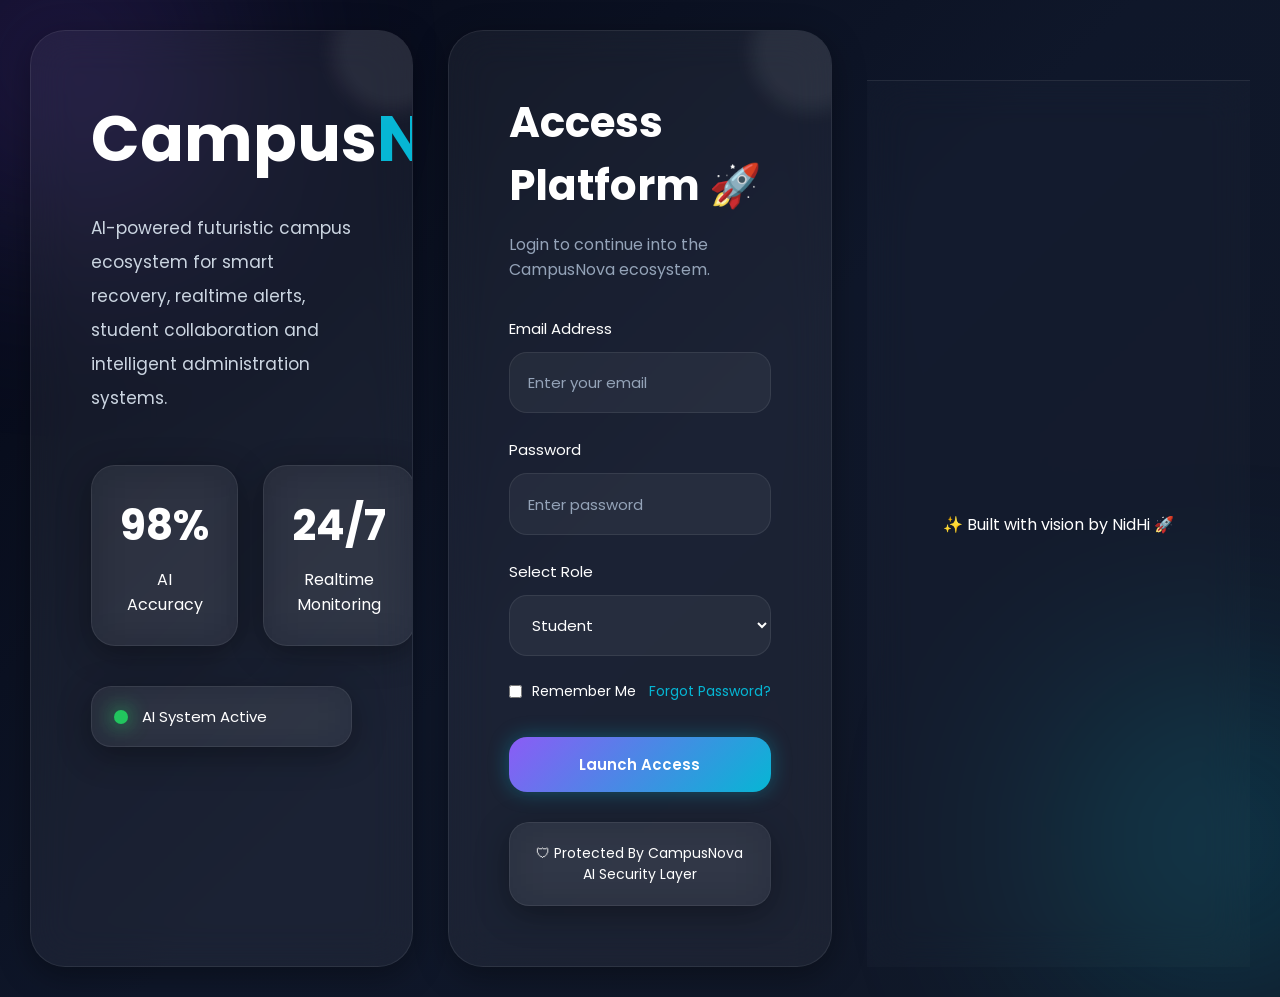
<file: login.html>
<!DOCTYPE html>
<html lang="en">

<head>

<meta charset="UTF-8">

<meta name="viewport"
content="width=device-width, initial-scale=1.0">

<title>
CampusNova Login
</title>

<link rel="stylesheet"
href="login.css">

<link rel="stylesheet"
href="global.css">

<link href="https://fonts.googleapis.com/css2?family=Poppins:wght@300;400;500;600;700&display=swap"
rel="stylesheet">

</head>

<body>

<!-- GLOW EFFECTS -->

<div class="glow glow1"></div>
<div class="glow glow2"></div>

<!-- LOGIN SECTION -->

<section class="login-container">

<!-- LEFT PANEL -->

<div class="login-left glass magic-card">

<div class="brand">

<h1>

Campus<span>Nova</span>

</h1>

<p>

AI-powered futuristic campus ecosystem
for smart recovery, realtime alerts,
student collaboration and intelligent
administration systems.

</p>

</div>

<div class="left-stats">

<div class="stat-box glass">

<h2>

98%

</h2>

<span>

AI Accuracy

</span>

</div>

<div class="stat-box glass">

<h2>

24/7

</h2>

<span>

Realtime Monitoring

</span>

</div>

</div>

<div class="ai-status glass">

<div class="pulse"></div>

AI System Active

</div>

</div>

<!-- RIGHT PANEL -->

<div class="login-right glass magic-card">

<h2>

Access Platform 🚀

</h2>

<p>

Login to continue into the CampusNova ecosystem.

</p>

<form id="loginForm">

<!-- EMAIL -->

<div class="input-box">

<label>

Email Address

</label>

<input
type="email"
placeholder="Enter your email"
required>

</div>

<!-- PASSWORD -->

<div class="input-box">

<label>

Password

</label>

<div class="password-box">

<input
type="password"
id="password"
placeholder="Enter password"
required>

<button
type="button"
id="togglePassword">

👁

</button>

</div>

</div>

<!-- ROLE -->

<div class="input-box">

<label>

Select Role

</label>

<select id="role">

<option value="student">

Student

</option>

<option value="admin">

Admin

</option>

</select>

</div>

<!-- OPTIONS -->

<div class="options">

<label class="remember">

<input type="checkbox">

Remember Me

</label>

<a href="#">

Forgot Password?

</a>

</div>

<!-- BUTTON -->

<button
type="submit"
id="loginBtn"
class="magic-btn login-btn">

Launch Access

</button>

</form>

<div class="security-box glass">

🛡 Protected By CampusNova AI Security Layer

</div>

</div>
<footer class="global-footer">

✨ Built with vision by NidHi 🚀

</footer>

</section>



<script src="login.js"></script>

</body>
</html>
</file>
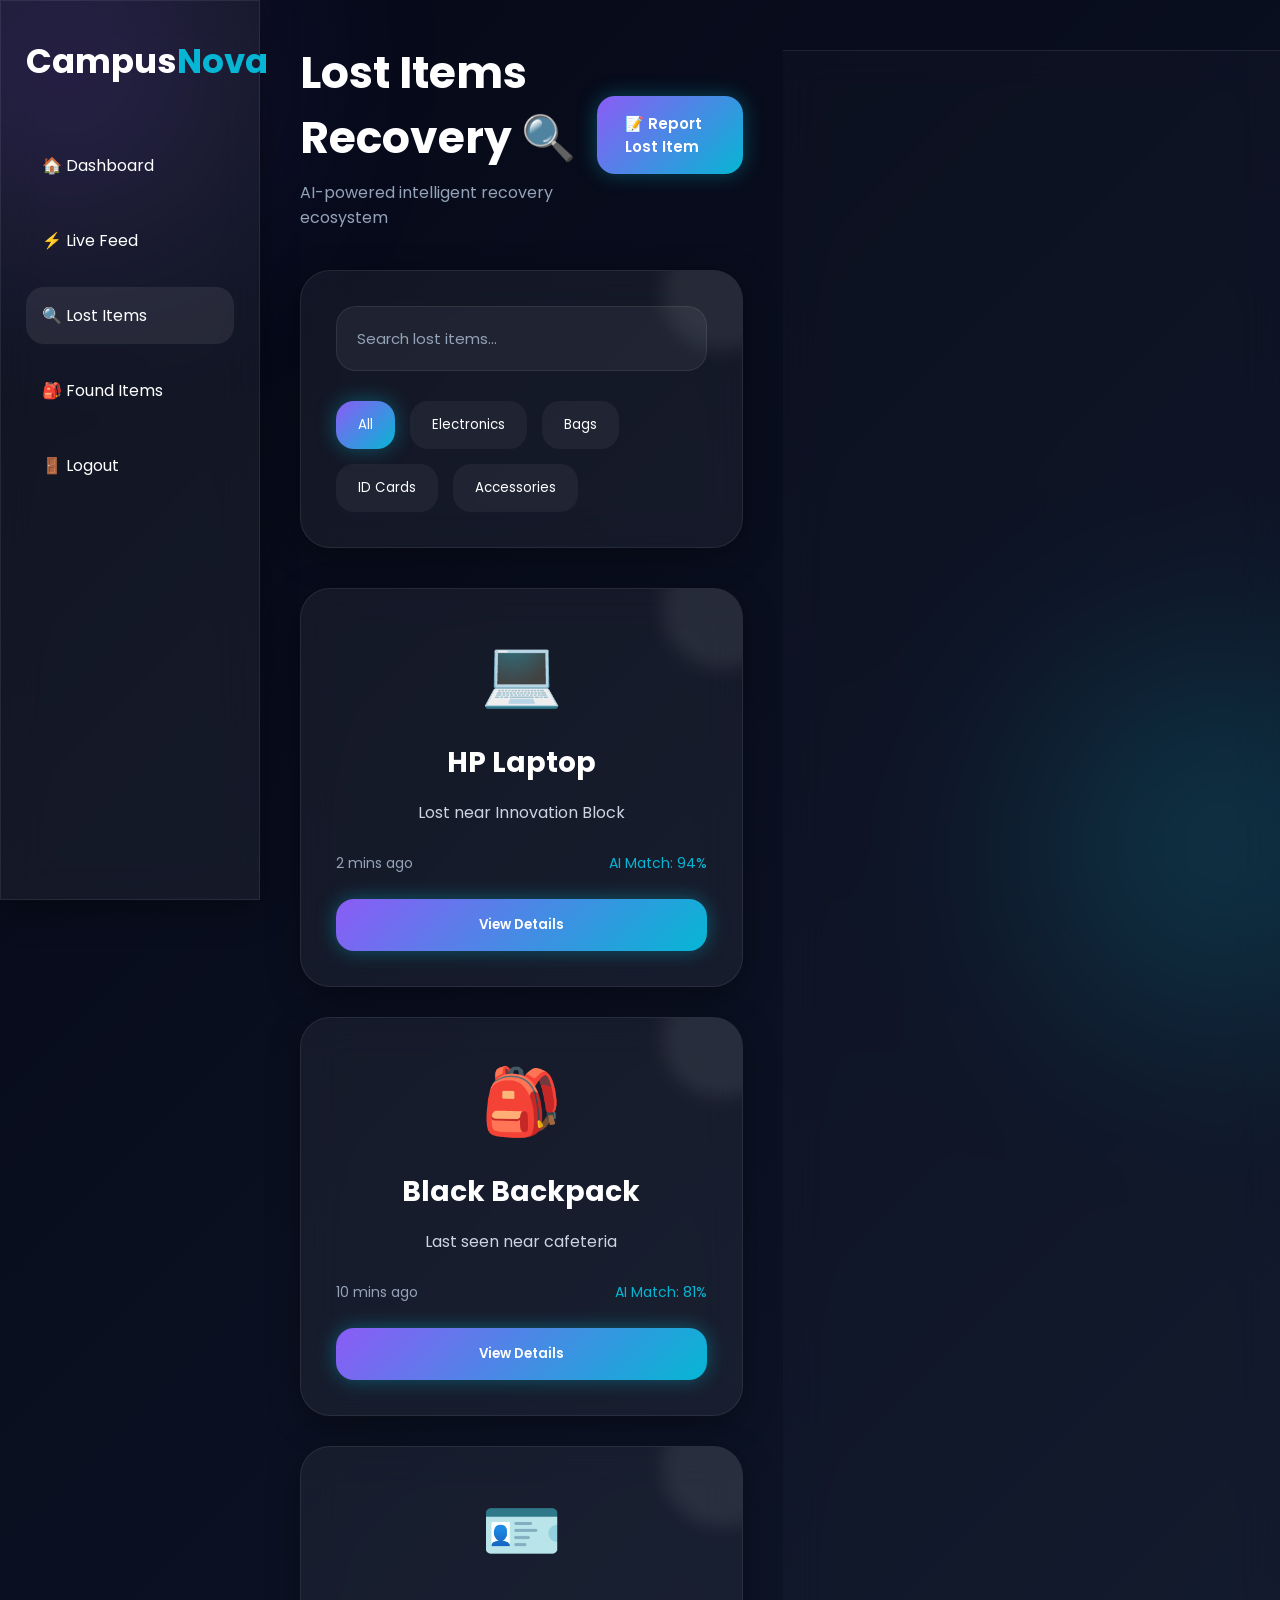
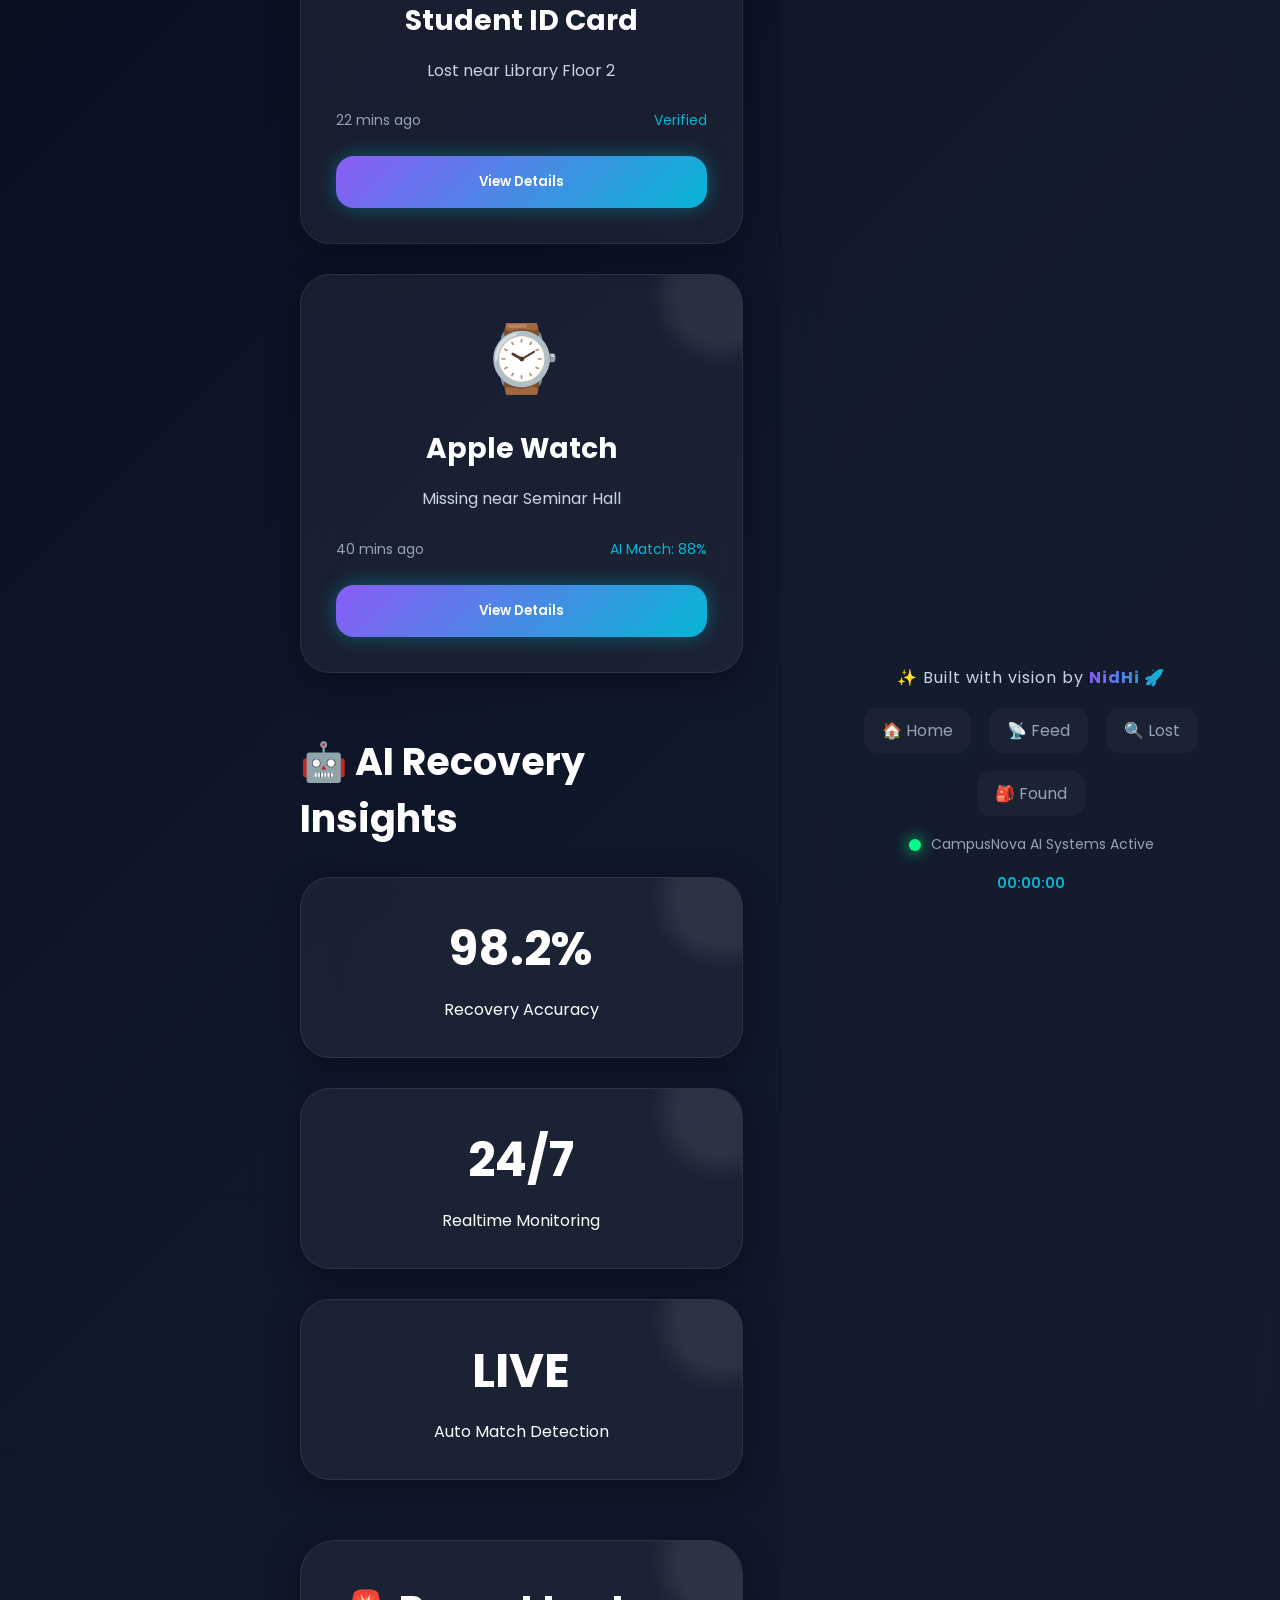
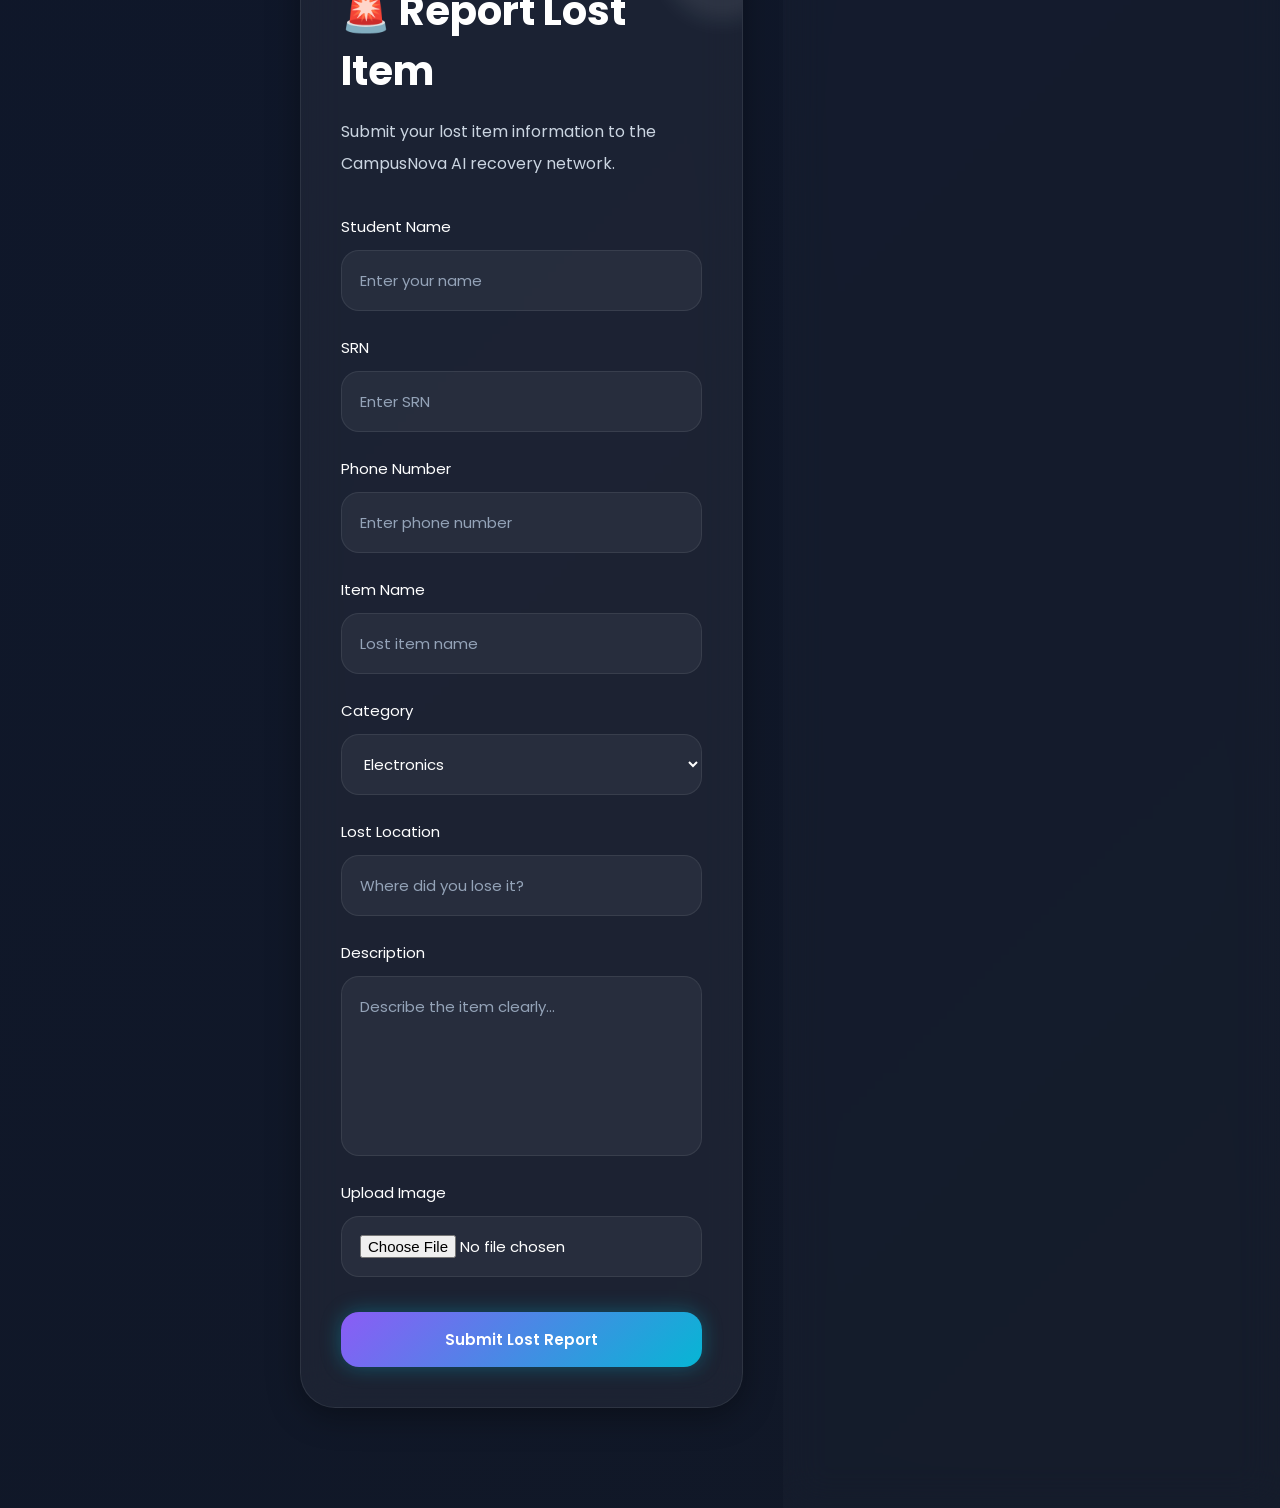
<file: lost.html>
<!DOCTYPE html>
<html lang="en">

<head>

<meta charset="UTF-8">

<meta name="viewport"
content="width=device-width, initial-scale=1.0">

<title>
CampusNova Lost Items
</title>

<link rel="stylesheet"
href="lost.css">

<link rel="stylesheet"
href="global.css">

<link href="https://fonts.googleapis.com/css2?family=Poppins:wght@300;400;500;600;700&display=swap"
rel="stylesheet">

</head>

<body>

<!-- GLOWS -->

<div class="glow glow1"></div>
<div class="glow glow2"></div>

<!-- SIDEBAR -->

<aside class="sidebar glass">

<h2 class="logo">

Campus<span>Nova</span>

</h2>

<ul class="menu">

<li>

<a href="dashboard.html">

🏠 Dashboard

</a>

</li>

<li>

<a href="feed.html">

⚡ Live Feed

</a>

</li>

<li class="active">

<a href="lost.html">

🔍 Lost Items

</a>

</li>

<li>

<a href="found.html">

🎒 Found Items

</a>

</li>

<li>

<a href="index.html">

🚪 Logout

</a>

</li>

</ul>

</aside>

<!-- MAIN -->

<main class="main-content">

<!-- TOPBAR -->

<div class="topbar">

<div>

<h1>

Lost Items Recovery 🔍

</h1>

<p>

AI-powered intelligent recovery ecosystem

</p>

</div>

<a href="#reportLost"
class="magic-btn upload-btn">

📝 Report Lost Item

</a>

</div>

<!-- SEARCH -->

<section class="search-section glass magic-card">

<input
type="text"
placeholder="Search lost items...">

<div class="filter-buttons">

<button class="filter-btn active">

All

</button>

<button class="filter-btn">

Electronics

</button>

<button class="filter-btn">

Bags

</button>

<button class="filter-btn">

ID Cards

</button>

<button class="filter-btn">

Accessories

</button>

</div>

</section>

<!-- ITEMS GRID -->

<section class="items-grid">

<!-- CARD -->

<div class="item-card glass magic-card"
data-category="electronics">

<div class="item-icon">

💻

</div>

<h3>

HP Laptop

</h3>

<p>

Lost near Innovation Block

</p>

<div class="item-info">

<span>

2 mins ago

</span>

<span class="ai-match">

AI Match: 94%

</span>

</div>

<button class="claim-btn">

View Details

</button>

</div>

<!-- CARD -->

<div class="item-card glass magic-card"
data-category="bags">

<div class="item-icon">

🎒

</div>

<h3>

Black Backpack

</h3>

<p>

Last seen near cafeteria

</p>

<div class="item-info">

<span>

10 mins ago

</span>

<span class="ai-match">

AI Match: 81%

</span>

</div>

<button class="claim-btn">

View Details

</button>

</div>

<!-- CARD -->

<div class="item-card glass magic-card"
data-category="id">

<div class="item-icon">

🪪

</div>

<h3>

Student ID Card

</h3>

<p>

Lost near Library Floor 2

</p>

<div class="item-info">

<span>

22 mins ago

</span>

<span class="ai-match">

Verified

</span>

</div>

<button class="claim-btn">

View Details

</button>

</div>

<!-- CARD -->

<div class="item-card glass magic-card"
data-category="accessories">

<div class="item-icon">

⌚

</div>

<h3>

Apple Watch

</h3>

<p>

Missing near Seminar Hall

</p>

<div class="item-info">

<span>

40 mins ago

</span>

<span class="ai-match">

AI Match: 88%

</span>

</div>

<button class="claim-btn">

View Details

</button>

</div>

</section>

<!-- AI SECTION -->

<section class="ai-section">

<div class="section-title">

<h2>

🤖 AI Recovery Insights

</h2>

</div>

<div class="ai-grid">

<div class="ai-box glass magic-card">

<h3>

98.2%

</h3>

<p>

Recovery Accuracy

</p>

</div>

<div class="ai-box glass magic-card">

<h3>

24/7

</h3>

<p>

Realtime Monitoring

</p>

</div>

<div class="ai-box glass magic-card">

<h3>

LIVE

</h3>

<p>

Auto Match Detection

</p>

</div>

</div>

</section>

<!-- REPORT SECTION -->

<section
id="reportLost"
class="report-section glass magic-card">

<h2>

🚨 Report Lost Item

</h2>

<p>

Submit your lost item information to the CampusNova AI recovery network.

</p>

<form class="report-form">

<div class="input-grid">

<div class="input-box">

<label>

Student Name

</label>

<input
type="text"
placeholder="Enter your name">

</div>

<div class="input-box">

<label>

SRN

</label>

<input
type="text"
placeholder="Enter SRN">

</div>

<div class="input-box">

<label>

Phone Number

</label>

<input
type="text"
placeholder="Enter phone number">

</div>

<div class="input-box">

<label>

Item Name

</label>

<input
type="text"
placeholder="Lost item name">

</div>

<div class="input-box">

<label>

Category

</label>

<select>

<option>

Electronics

</option>

<option>

Bags

</option>

<option>

ID Cards

</option>

<option>

Accessories

</option>

</select>

</div>

<div class="input-box">

<label>

Lost Location

</label>

<input
type="text"
placeholder="Where did you lose it?">

</div>

</div>

<div class="input-box">

<label>

Description

</label>

<textarea
placeholder="Describe the item clearly..."></textarea>

</div>

<div class="input-box">

<label>

Upload Image

</label>

<input type="file">

</div>

<button
type="submit"
class="magic-btn submit-btn">

Submit Lost Report

</button>

</form>

</section>

</main>
<footer class="global-footer">

<div class="footer-brand">

✨ Built with vision by
<span>NidHi 🚀</span>

</div>

<div class="footer-links">

<a href="index.html">

🏠 Home

</a>

<a href="feed.html">

📡 Feed

</a>

<a href="lost.html">

🔍 Lost

</a>

<a href="found.html">

🎒 Found

</a>

</div>

<div class="footer-status">

<div class="footer-dot"></div>

CampusNova AI Systems Active

</div>

<div
class="footer-clock"
id="footerClock">

00:00:00

</div>

</footer>

<script src="lost.js"></script>

</body>
</html>
</file>
<file: style.css>
body{
min-height:100vh;
}

/* NAVBAR */

.navbar{

width:92%;

margin:20px auto;

padding:18px 30px;

border-radius:24px;

display:flex;
justify-content:space-between;
align-items:center;

position:sticky;
top:20px;

z-index:1000;

}

.nav-logo{
font-size:34px;
}

.nav-logo span{
color:#06B6D4;
}

.nav-links{
display:flex;
align-items:center;
gap:25px;
list-style:none;
}

.nav-links a{
text-decoration:none;
color:white;
transition:0.3s;
}

.nav-links a:hover{
color:#06B6D4;
}

.nav-btn{
padding:14px 22px;
border-radius:16px;

background:
linear-gradient(
90deg,
#8B5CF6,
#06B6D4
);

}

/* HERO */

.hero{

min-height:85vh;

display:grid;
grid-template-columns:
repeat(auto-fit,minmax(320px,1fr));

align-items:center;

padding:60px;

gap:50px;

}

.hero-left h1{

font-size:72px;

line-height:1.1;

margin-bottom:25px;

}

.hero-left p{

font-size:18px;

line-height:1.9;

color:#cbd5e1;

margin-bottom:35px;

max-width:650px;

}

.hero-buttons{
display:flex;
gap:20px;
flex-wrap:wrap;
}

.secondary-btn{

padding:16px 24px;

border-radius:18px;

border:1px solid rgba(255,255,255,0.1);

text-decoration:none;

color:white;

transition:0.4s;

}

.secondary-btn:hover{

background:
rgba(255,255,255,0.08);

}

/* HERO CARD */

.hero-card{

padding:40px;

border-radius:32px;

}

.hero-card h2{

font-size:36px;

margin-bottom:20px;

}

.hero-card p{

line-height:1.8;

color:#cbd5e1;

margin-bottom:35px;

}

.hero-stats{

display:flex;
justify-content:space-between;

}

.hero-stats h3{

font-size:38px;

margin-bottom:10px;

}

/* STATS */

.stats-section{

padding:40px 60px;

display:grid;

grid-template-columns:
repeat(auto-fit,minmax(220px,1fr));

gap:25px;

}

.stat-box{

padding:35px;

border-radius:28px;

text-align:center;

}

.stat-box h2{

font-size:46px;

margin-bottom:12px;

}

/* FEATURES */

.features-section{

padding:80px 60px;

}

.section-title{

margin-bottom:40px;

}

.section-title h2{

font-size:48px;

}

.features-grid{

display:grid;

grid-template-columns:
repeat(auto-fit,minmax(260px,1fr));

gap:30px;

}

.feature-card{

padding:35px;

border-radius:30px;

}

.feature-icon{

font-size:55px;

margin-bottom:25px;

}

.feature-card h3{

font-size:28px;

margin-bottom:15px;

}

.feature-card p{

line-height:1.8;

color:#cbd5e1;

}

/* AI SECTION */

.ai-section{

padding:0 60px 80px;

}

.ai-container{

padding:50px;

border-radius:35px;

display:grid;

grid-template-columns:
repeat(auto-fit,minmax(320px,1fr));

align-items:center;

gap:40px;

}

.ai-left h2{

font-size:46px;

margin-bottom:25px;

}

.ai-left p{

line-height:1.9;

color:#cbd5e1;

margin-bottom:35px;

}

.ai-right{
display:flex;
justify-content:center;
}

.ai-circle{

width:260px;
height:260px;

border-radius:50%;

display:flex;
justify-content:center;
align-items:center;

font-size:64px;
font-weight:700;

background:
conic-gradient(
#8B5CF6,
#06B6D4,
#8B5CF6
);

box-shadow:
0 0 50px rgba(6,182,212,0.5);

animation:spin 10s linear infinite;

}

/* FOOTER */

.footer{

padding:30px;

text-align:center;

color:#94a3b8;

}

/* ANIMATION */

@keyframes spin{

0%{
transform:rotate(0deg);
}

100%{
transform:rotate(360deg);
}

}

/* RESPONSIVE */

@media(max-width:900px){

.navbar{

flex-direction:column;

gap:20px;

}

.nav-links{

flex-wrap:wrap;
justify-content:center;

}

.hero{

padding:40px 25px;

}

.hero-left h1{

font-size:48px;

}

.features-section,
.ai-section,
.stats-section{

padding-left:25px;
padding-right:25px;

}

}
</file>
<file: global.css>
/* ==========================
GLOBAL RESET
========================== */

*{

margin:0;
padding:0;

box-sizing:border-box;

font-family:'Poppins',sans-serif;

scroll-behavior:smooth;

}

/* ==========================
BODY
========================== */

body{

background:
linear-gradient(
135deg,
#050816,
#0F172A,
#111827
);

color:white;

overflow-x:hidden;

position:relative;

}

/* ==========================
SCROLLBAR
========================== */

::-webkit-scrollbar{

width:10px;

}

::-webkit-scrollbar-track{

background:#0F172A;

}

::-webkit-scrollbar-thumb{

background:
linear-gradient(
180deg,
#8B5CF6,
#06B6D4
);

border-radius:20px;

}

/* ==========================
GLOW EFFECTS
========================== */

.glow{

position:fixed;

border-radius:50%;

filter:blur(120px);

opacity:0.25;

z-index:-1;

animation:glowMove 10s infinite alternate;

}

.glow1{

width:320px;
height:320px;

background:#8B5CF6;

top:-100px;
left:-100px;

}

.glow2{

width:320px;
height:320px;

background:#06B6D4;

bottom:-100px;
right:-100px;

}

/* ==========================
GLASS EFFECT
========================== */

.glass{

background:
rgba(255,255,255,0.05);

border:
1px solid rgba(255,255,255,0.08);

backdrop-filter:blur(20px);

box-shadow:
0 8px 32px rgba(0,0,0,0.35);

}

/* ==========================
MAGIC CARD
========================== */

.magic-card{

transition:0.4s ease;

position:relative;

overflow:hidden;

}

.magic-card::before{

content:"";

position:absolute;

width:120px;
height:120px;

background:
rgba(255,255,255,0.08);

border-radius:50%;

top:-40px;
right:-40px;

filter:blur(10px);

}

.magic-card:hover{

transform:
translateY(-8px)
scale(1.01);

box-shadow:
0 0 35px rgba(139,92,246,0.35),
0 0 45px rgba(6,182,212,0.25);

}

/* ==========================
BUTTONS
========================== */

.magic-btn{

padding:16px 28px;

border:none;

border-radius:18px;

background:
linear-gradient(
135deg,
#8B5CF6,
#06B6D4
);

color:white;

font-weight:600;

font-size:15px;

cursor:pointer;

text-decoration:none;

display:inline-flex;
justify-content:center;
align-items:center;

gap:10px;

transition:0.3s ease;

box-shadow:
0 0 20px rgba(6,182,212,0.35);

}

.magic-btn:hover{

transform:
translateY(-4px)
scale(1.03);

box-shadow:
0 0 30px rgba(6,182,212,0.55);

}

.secondary-btn{

padding:16px 28px;

border-radius:18px;

border:
1px solid rgba(255,255,255,0.08);

background:
rgba(255,255,255,0.04);

color:white;

text-decoration:none;

display:inline-flex;
justify-content:center;
align-items:center;

transition:0.3s ease;

}

.secondary-btn:hover{

background:
rgba(255,255,255,0.08);

transform:
translateY(-3px);

}

/* ==========================
FLOAT ANIMATION
========================== */

@keyframes float{

0%{

transform:
translateY(0px);

}

50%{

transform:
translateY(-10px);

}

100%{

transform:
translateY(0px);

}

}

/* ==========================
GLOW MOVE
========================== */

@keyframes glowMove{

0%{

transform:
translate(0,0);

}

100%{

transform:
translate(40px,-40px);

}

}

/* ==========================
TEXT SELECTION
========================== */

::selection{

background:#06B6D4;

color:white;

}

/* ==========================
INPUT PLACEHOLDER
========================== */

input::placeholder,
textarea::placeholder{

color:#94a3b8;

}

/* ==========================
RESPONSIVE
========================== */

@media(max-width:768px){

.glow{

filter:blur(90px);

opacity:0.2;

}

.magic-btn,
.secondary-btn{

width:100%;

}

}

/* ==========================
GLOBAL FOOTER
========================== */

.global-footer{

width:100%;

margin-top:50px;

padding:40px 20px;

border-top:
1px solid rgba(255,255,255,0.08);

display:flex;

flex-direction:column;

justify-content:center;

align-items:center;

gap:18px;

text-align:center;

background:
rgba(255,255,255,0.02);

backdrop-filter:blur(20px);

position:relative;

overflow:hidden;

}

/* TEXT */

.footer-brand{

font-size:16px;

color:#cbd5e1;

letter-spacing:1px;

}

/* GLOW */

.footer-brand span{

background:
linear-gradient(
90deg,
#8B5CF6,
#06B6D4
);

-webkit-background-clip:text;

-webkit-text-fill-color:transparent;

font-weight:700;

}

/* LINKS */

.footer-links{

display:flex;

gap:18px;

flex-wrap:wrap;

justify-content:center;

}

.footer-links a{

text-decoration:none;

color:#94a3b8;

padding:10px 18px;

border-radius:14px;

transition:0.3s;

background:
rgba(255,255,255,0.03);

}

.footer-links a:hover{

transform:translateY(-4px);

background:
rgba(255,255,255,0.08);

box-shadow:
0 0 18px rgba(6,182,212,0.25);

}

/* LIVE STATUS */

.footer-status{

display:flex;

align-items:center;

gap:10px;

font-size:14px;

color:#94a3b8;

}

.footer-dot{

width:12px;
height:12px;

border-radius:50%;

background:#00ff88;

box-shadow:
0 0 15px #00ff88;

animation:pulseFooter 1.5s infinite;

}

/* CLOCK */

.footer-clock{

font-size:14px;

color:#06B6D4;

font-weight:600;

}

/* ANIMATION */

@keyframes pulseFooter{

0%{

transform:scale(1);

opacity:1;

}

50%{

transform:scale(1.3);

opacity:0.5;

}

100%{

transform:scale(1);

opacity:1;

}

}
</file>
<file: admin.css>
body{

display:flex;

min-height:100vh;

}

/* SIDEBAR */

.sidebar{

width:270px;

height:100vh;

position:fixed;

padding:35px 25px;

}

.logo{

font-size:34px;

margin-bottom:10px;

}

.logo span{

color:#06B6D4;

}

.admin-tag{

font-size:13px;

letter-spacing:2px;

color:#06B6D4;

margin-bottom:45px;

}

/* MENU */

.menu{

list-style:none;

display:flex;
flex-direction:column;

gap:18px;

}

.menu li{

border-radius:18px;

}

.menu li a{

display:block;

padding:16px;

text-decoration:none;

color:white;

transition:0.3s;

}

.menu li:hover{

background:
rgba(255,255,255,0.05);

}

.active{

background:
rgba(255,255,255,0.08);

}

/* MAIN */

.main-content{

margin-left:270px;

padding:40px;

width:100%;

}

/* TOPBAR */

.topbar{

display:flex;

justify-content:space-between;

align-items:center;

margin-bottom:45px;

}

.topbar h1{

font-size:46px;

margin-bottom:10px;

}

.topbar p{

color:#94a3b8;

}

/* HERO */

.hero-section{

padding:45px;

border-radius:35px;

display:grid;

grid-template-columns:
repeat(auto-fit,minmax(320px,1fr));

gap:40px;

align-items:center;

margin-bottom:55px;

}

.hero-section h2{

font-size:46px;

margin-bottom:20px;

}

.hero-section p{

line-height:2;

color:#cbd5e1;

margin-bottom:30px;

}

.hero-buttons{

display:flex;

gap:20px;

flex-wrap:wrap;

}

/* HERO CIRCLE */

.hero-circle{

width:240px;
height:240px;

border-radius:50%;

display:flex;
justify-content:center;
align-items:center;

font-size:42px;
font-weight:700;

margin:auto;

background:
conic-gradient(
#8B5CF6,
#06B6D4,
#8B5CF6
);

box-shadow:
0 0 40px rgba(6,182,212,0.5);

animation:spin 10s linear infinite;

}

/* STATS */

.stats-grid{

display:grid;

grid-template-columns:
repeat(auto-fit,minmax(220px,1fr));

gap:25px;

margin-bottom:60px;

}

.stat-card{

padding:35px;

border-radius:30px;

text-align:center;

}

.stat-card h2{

font-size:48px;

margin-bottom:12px;

}

/* SECTION TITLE */

.section-title{

margin-bottom:30px;

}

.section-title h2{

font-size:38px;

}

/* CHARTS */

.chart-grid{

display:grid;

grid-template-columns:
repeat(auto-fit,minmax(320px,1fr));

gap:30px;

margin-bottom:60px;

}

.chart-card{

padding:35px;

border-radius:30px;

}

.chart-card h3{

margin-bottom:25px;

}

/* FAKE CHART */

.fake-chart{

display:flex;

align-items:flex-end;

gap:20px;

height:220px;

}

.bar{

flex:1;

border-radius:18px 18px 0 0;

background:
linear-gradient(
180deg,
#8B5CF6,
#06B6D4
);

animation:bars 3s infinite alternate;

}

.bar1{

height:70%;

}

.bar2{

height:50%;

}

.bar3{

height:90%;

}

.bar4{

height:65%;

}

/* CIRCLE */

.circle-chart{

width:220px;
height:220px;

margin:auto;

border-radius:50%;

display:flex;
justify-content:center;
align-items:center;

font-size:52px;
font-weight:700;

background:
conic-gradient(
#06B6D4 0%,
#8B5CF6 85%,
rgba(255,255,255,0.08) 85%
);

box-shadow:
0 0 35px rgba(6,182,212,0.35);

}

/* REPORTS */

.report-card{

padding:28px;

border-radius:28px;

display:flex;

justify-content:space-between;
align-items:center;

gap:20px;

margin-bottom:25px;

}

.report-card div{

flex:1;

}

.report-dot{

width:18px;
height:18px;

border-radius:50%;

background:#06B6D4;

box-shadow:
0 0 20px #06B6D4;

}

/* AI */

.ai-grid{

display:grid;

grid-template-columns:
repeat(auto-fit,minmax(240px,1fr));

gap:30px;

margin-bottom:60px;

}

.ai-box{

padding:35px;

border-radius:30px;

text-align:center;

}

.ai-box h3{

font-size:46px;

margin-bottom:12px;

}

/* FOOTER */

.footer{

text-align:center;

padding:40px 0 20px;

font-size:16px;

color:#94a3b8;

}

/* ANIMATION */

@keyframes spin{

0%{

transform:rotate(0deg);

}

100%{

transform:rotate(360deg);

}

}

@keyframes bars{

0%{

opacity:0.7;

}

100%{

opacity:1;

}

}

/* RESPONSIVE */

@media(max-width:900px){

body{

flex-direction:column;

}

.sidebar{

width:100%;
height:auto;

position:relative;

}

.main-content{

margin-left:0;

}

.topbar{

flex-direction:column;

align-items:flex-start;

gap:20px;

}

.topbar h1{

font-size:36px;

}

.hero-section h2{

font-size:36px;

}

.report-card{

flex-direction:column;

align-items:flex-start;

}

}
</file>
<file: dashboard.css>
body{
display:flex;
min-height:100vh;
}

/* SIDEBAR */

.sidebar{

width:260px;
height:100vh;

position:fixed;

padding:35px 25px;

}

.logo{

font-size:34px;

margin-bottom:50px;

}

.logo span{

color:#06B6D4;

}

.menu{

list-style:none;

display:flex;
flex-direction:column;

gap:18px;

}

.menu li{

border-radius:18px;

}

.menu li a{

display:block;

padding:16px;

text-decoration:none;

color:white;

}

.active{

background:
rgba(255,255,255,0.08);

}

/* MAIN */

.main-content{

margin-left:260px;

padding:40px;

width:100%;

}

/* TOPBAR */

.topbar{

display:flex;
justify-content:space-between;
align-items:center;

margin-bottom:40px;

}

.topbar h1{

font-size:44px;

margin-bottom:10px;

}

.topbar p{

color:#94a3b8;

}

/* HERO */

.hero-card{

padding:45px;

border-radius:35px;

display:grid;

grid-template-columns:
repeat(auto-fit,minmax(320px,1fr));

gap:40px;

align-items:center;

margin-bottom:50px;

}

.hero-left h2{

font-size:46px;

margin-bottom:20px;

}

.hero-left p{

line-height:2;

color:#cbd5e1;

margin-bottom:35px;

}

.hero-buttons{

display:flex;
gap:20px;
flex-wrap:wrap;

}

.secondary-btn{

padding:16px 24px;

border-radius:18px;

border:
1px solid rgba(255,255,255,0.08);

text-decoration:none;

color:white;

}

/* AI CIRCLE */

.hero-right{

display:flex;
justify-content:center;

}

.hero-circle{

width:240px;
height:240px;

border-radius:50%;

display:flex;
justify-content:center;
align-items:center;

font-size:56px;
font-weight:700;

background:
conic-gradient(
#8B5CF6,
#06B6D4,
#8B5CF6
);

box-shadow:
0 0 50px rgba(6,182,212,0.4);

animation:spin 10s linear infinite;

}

/* STATS */

.stats-grid{

display:grid;

grid-template-columns:
repeat(auto-fit,minmax(220px,1fr));

gap:25px;

margin-bottom:50px;

}

.stat-card{

padding:35px;

border-radius:28px;

text-align:center;

}

.stat-card h2{

font-size:46px;

margin-bottom:12px;

}

/* SECTION */

.section-title{

margin-bottom:30px;

}

.section-title h2{

font-size:38px;

}

/* ACTIONS */

.actions-grid{

display:grid;

grid-template-columns:
repeat(auto-fit,minmax(260px,1fr));

gap:30px;

margin-bottom:60px;

}

.action-card{

padding:35px;

border-radius:30px;

text-decoration:none;

color:white;

}

.action-icon{

font-size:55px;

margin-bottom:20px;

}

.action-card h3{

font-size:28px;

margin-bottom:15px;

}

.action-card p{

line-height:1.8;

color:#cbd5e1;

}

/* ACTIVITY */

.activity-card{

padding:28px;

border-radius:28px;

display:flex;
align-items:center;

gap:20px;

margin-bottom:25px;

}

.activity-dot{

width:18px;
height:18px;

border-radius:50%;

background:#06B6D4;

box-shadow:
0 0 20px #06B6D4;

}

.activity-card h3{

margin-bottom:8px;

}

.activity-card p{

color:#94a3b8;

}

/* ANIMATION */

@keyframes spin{

0%{
transform:rotate(0deg);
}

100%{
transform:rotate(360deg);
}

}

/* RESPONSIVE */

@media(max-width:900px){

body{

flex-direction:column;

}

.sidebar{

width:100%;
height:auto;

position:relative;

}

.main-content{

margin-left:0;

}

.topbar{

flex-direction:column;
align-items:flex-start;

gap:20px;

}

.hero-left h2{

font-size:36px;

}

}
</file>
<file: feed.css>
body{
display:flex;
min-height:100vh;
}

/* SIDEBAR */

.sidebar{

width:260px;
height:100vh;

position:fixed;

padding:35px 25px;

}

.logo{

font-size:34px;

margin-bottom:50px;

}

.logo span{

color:#06B6D4;

}

.menu{

list-style:none;

display:flex;
flex-direction:column;

gap:18px;

}

.menu li{

border-radius:18px;

}

.menu li a{

display:block;

padding:16px;

text-decoration:none;

color:white;

}

.active{

background:
rgba(255,255,255,0.08);

}

/* MAIN */

.main-content{

margin-left:260px;

padding:40px;

width:100%;

}

/* TOPBAR */

.topbar{

display:flex;
justify-content:space-between;
align-items:center;

margin-bottom:40px;

}

.topbar h1{

font-size:44px;

margin-bottom:10px;

}

.topbar p{

color:#94a3b8;

}

/* CREATE POST */

.create-post{

padding:35px;

border-radius:30px;

margin-bottom:40px;

}

.create-post h2{

margin-bottom:25px;

font-size:32px;

}

.create-post textarea{

width:100%;

height:150px;

padding:22px;

border:none;
outline:none;

border-radius:20px;

background:
rgba(255,255,255,0.05);

border:
1px solid rgba(255,255,255,0.08);

color:white;

font-size:15px;

resize:none;

margin-bottom:25px;

}

.post-actions{

display:flex;
justify-content:space-between;
align-items:center;

}

/* FEED GRID */

.feed-grid{

display:grid;

grid-template-columns:
2fr 1fr;

gap:35px;

}

/* POST CARD */

.post-card{

padding:35px;

border-radius:30px;

margin-bottom:30px;

}

.post-top{

display:flex;
justify-content:space-between;
align-items:center;

margin-bottom:25px;

}

.user{

display:flex;
align-items:center;

gap:15px;

}

.avatar{

width:60px;
height:60px;

border-radius:50%;

display:flex;
justify-content:center;
align-items:center;

font-weight:700;

background:
linear-gradient(
135deg,
#8B5CF6,
#06B6D4
);

}

.user p{

color:#94a3b8;

margin-top:5px;

}

/* TAGS */

.live-tag,
.event-tag,
.ai-tag{

padding:10px 18px;

border-radius:30px;

font-size:13px;

font-weight:600;

}

.live-tag{

background:#ef4444;

}

.event-tag{

background:#8B5CF6;

}

.ai-tag{

background:#06B6D4;

}

/* CONTENT */

.post-content h2{

font-size:30px;

margin-bottom:18px;

}

.post-content p{

line-height:2;

color:#cbd5e1;

}

/* STATS */

.post-stats{

display:flex;
justify-content:space-between;
flex-wrap:wrap;

gap:20px;

margin-top:30px;

color:#94a3b8;

}

/* RIGHT */

.widget{

padding:30px;

border-radius:30px;

margin-bottom:30px;

}

.widget h2{

margin-bottom:25px;

}

/* TREND */

.trend-item{

display:flex;
justify-content:space-between;

margin-bottom:20px;

}

.trend-item small{

color:#94a3b8;

}

/* EVENT */

.event-item{

margin-bottom:22px;

}

.event-item p{

margin-top:8px;

color:#94a3b8;

}

/* AI BOX */

.system-box{

padding:25px;

border-radius:22px;

background:
rgba(255,255,255,0.05);

text-align:center;

}

.system-box h3{

font-size:42px;

margin-bottom:12px;

}

/* RESPONSIVE */

@media(max-width:1000px){

.feed-grid{

grid-template-columns:1fr;

}

}

@media(max-width:900px){

body{

flex-direction:column;

}

.sidebar{

width:100%;
height:auto;

position:relative;

}

.main-content{

margin-left:0;

}

.topbar{

flex-direction:column;
align-items:flex-start;

gap:20px;

}

.topbar h1{

font-size:36px;

}

}
</file>
<file: found.css>
body{
display:flex;
min-height:100vh;
}

/* SIDEBAR */

.sidebar{

width:260px;
height:100vh;

position:fixed;

padding:35px 25px;

}

.logo{

font-size:34px;

margin-bottom:50px;

}

.logo span{

color:#06B6D4;

}

.menu{

list-style:none;

display:flex;
flex-direction:column;

gap:18px;

}

.menu li{

border-radius:18px;

}

.menu li a{

display:block;

padding:16px;

text-decoration:none;

color:white;

}

.active{

background:
rgba(255,255,255,0.08);

}

/* MAIN */

.main-content{

margin-left:260px;

padding:40px;

width:100%;

}

/* TOPBAR */

.topbar{

display:flex;
justify-content:space-between;
align-items:center;

margin-bottom:40px;

}

.topbar h1{

font-size:44px;

margin-bottom:10px;

}

.topbar p{

color:#94a3b8;

}

/* SEARCH */

.search-section{

padding:35px;

border-radius:30px;

margin-bottom:40px;

}

.search-section input{

width:100%;

padding:20px;

border:none;
outline:none;

border-radius:20px;

background:
rgba(255,255,255,0.05);

border:
1px solid rgba(255,255,255,0.08);

color:white;

font-size:15px;

margin-bottom:30px;

}

/* FILTERS */

.filter-buttons{

display:flex;
flex-wrap:wrap;

gap:15px;

}

.filter-btn{

padding:14px 22px;

border:none;

border-radius:18px;

background:
rgba(255,255,255,0.05);

color:white;

cursor:pointer;

transition:0.3s;

}

.filter-btn:hover,
.filter-btn.active{

background:
linear-gradient(
135deg,
#8B5CF6,
#06B6D4
);

box-shadow:
0 0 20px rgba(6,182,212,0.4);

}

/* GRID */

.items-grid{

display:grid;

grid-template-columns:
repeat(auto-fit,minmax(260px,1fr));

gap:30px;

margin-bottom:60px;

}

/* CARD */

.item-card{

padding:35px;

border-radius:30px;

text-align:center;

}

.item-icon{

font-size:65px;

margin-bottom:20px;

}

.item-card h3{

font-size:28px;

margin-bottom:15px;

}

.item-card p{

line-height:1.8;

color:#cbd5e1;

margin-bottom:25px;

}

.item-info{

display:flex;
justify-content:space-between;

margin-bottom:25px;

font-size:14px;

color:#94a3b8;

}

.verified{

color:#06B6D4;

}

/* BUTTON */

.claim-btn{

width:100%;

padding:16px;

border:none;

border-radius:18px;

background:
linear-gradient(
135deg,
#8B5CF6,
#06B6D4
);

color:white;

cursor:pointer;

font-weight:600;

box-shadow:
0 0 20px rgba(6,182,212,0.4);

transition:0.3s;

}

.claim-btn:hover{

transform:
translateY(-3px);

}

/* AI SECTION */

.section-title{

margin-bottom:30px;

}

.section-title h2{

font-size:38px;

}

.ai-grid{

display:grid;

grid-template-columns:
repeat(auto-fit,minmax(240px,1fr));

gap:30px;

margin-bottom:60px;

}

.ai-box{

padding:35px;

border-radius:30px;

text-align:center;

}

.ai-box h3{

font-size:48px;

margin-bottom:12px;

}

/* REPORT */

.report-section{

padding:40px;

border-radius:35px;

margin-bottom:60px;

}

.report-section h2{

font-size:40px;

margin-bottom:15px;

}

.report-section p{

color:#cbd5e1;

line-height:2;

margin-bottom:35px;

}

/* FORM */

.report-form{

display:flex;
flex-direction:column;

gap:25px;

}

.input-grid{

display:grid;

grid-template-columns:
repeat(auto-fit,minmax(250px,1fr));

gap:25px;

}

.input-box{

display:flex;
flex-direction:column;

}

.input-box label{

margin-bottom:12px;

font-size:15px;

}

.input-box input,
.input-box select,
.input-box textarea{

padding:18px;

border:none;
outline:none;

border-radius:18px;

background:
rgba(255,255,255,0.05);

border:
1px solid rgba(255,255,255,0.08);

color:white;

font-size:15px;

}

.input-box textarea{

height:180px;

resize:none;

}

/* SUBMIT */

.submit-btn{

width:100%;

font-size:16px;

margin-top:10px;

}

/* RESPONSIVE */

@media(max-width:900px){

body{

flex-direction:column;

}

.sidebar{

width:100%;
height:auto;

position:relative;

}

.main-content{

margin-left:0;

}

.topbar{

flex-direction:column;
align-items:flex-start;

gap:20px;

}

.topbar h1{

font-size:36px;

}

}
</file>
<file: login.css>
body{

min-height:100vh;

display:flex;
justify-content:center;
align-items:center;

padding:30px;

}

/* CONTAINER */

.login-container{

width:100%;
max-width:1400px;

display:grid;

grid-template-columns:
repeat(auto-fit,minmax(350px,1fr));

gap:35px;

}

/* PANELS */

.login-left,
.login-right{

padding:60px;

border-radius:35px;

}

/* LEFT */

.brand h1{

font-size:64px;

margin-bottom:25px;

}

.brand span{

color:#06B6D4;

}

.brand p{

line-height:2;

font-size:17px;

color:#cbd5e1;

margin-bottom:50px;

}

/* STATS */

.left-stats{

display:flex;
gap:25px;

margin-bottom:40px;

}

.stat-box{

flex:1;

padding:28px;

border-radius:24px;

text-align:center;

}

.stat-box h2{

font-size:42px;

margin-bottom:10px;

}

/* AI STATUS */

.ai-status{

padding:18px 22px;

border-radius:20px;

display:flex;
align-items:center;
gap:14px;

font-size:15px;

}

.pulse{

width:14px;
height:14px;

border-radius:50%;

background:#22c55e;

box-shadow:
0 0 20px #22c55e;

animation:pulse 2s infinite;

}

/* RIGHT */

.login-right h2{

font-size:42px;

margin-bottom:15px;

}

.login-right p{

color:#94a3b8;

margin-bottom:35px;

}

/* FORM */

#loginForm{

display:flex;
flex-direction:column;
gap:25px;

}

/* INPUT */

.input-box{

display:flex;
flex-direction:column;

}

.input-box label{

margin-bottom:12px;

font-size:15px;

}

.input-box input,
.input-box select{

padding:18px;

border:none;
outline:none;

border-radius:18px;

background:
rgba(255,255,255,0.05);

border:
1px solid rgba(255,255,255,0.08);

color:white;

font-size:15px;

}

/* PASSWORD */

.password-box{

display:flex;
align-items:center;

background:
rgba(255,255,255,0.05);

border:
1px solid rgba(255,255,255,0.08);

border-radius:18px;

overflow:hidden;

}

.password-box input{

flex:1;

border:none;

background:none;

}

.password-box button{

width:60px;
height:60px;

border:none;

background:none;

color:white;

font-size:20px;

cursor:pointer;

}

/* OPTIONS */

.options{

display:flex;
justify-content:space-between;
align-items:center;

font-size:14px;

}

.options a{

text-decoration:none;

color:#06B6D4;

}

.remember{

display:flex;
align-items:center;
gap:10px;

}

/* BUTTON */

.login-btn{

width:100%;

font-size:16px;

margin-top:10px;

}

/* SECURITY */

.security-box{

margin-top:30px;

padding:20px;

border-radius:20px;

text-align:center;

font-size:14px;

}

/* ANIMATION */

@keyframes pulse{

0%{
transform:scale(1);
opacity:1;
}

50%{
transform:scale(1.2);
opacity:0.7;
}

100%{
transform:scale(1);
opacity:1;
}

}

/* RESPONSIVE */

@media(max-width:900px){

.login-left,
.login-right{

padding:40px 30px;

}

.brand h1{

font-size:48px;

}

.login-right h2{

font-size:34px;

}

.left-stats{

flex-direction:column;

}

.options{

flex-direction:column;
align-items:flex-start;
gap:15px;

}

}
</file>
<file: lost.css>
body{
display:flex;
min-height:100vh;
}

/* SIDEBAR */

.sidebar{

width:260px;
height:100vh;

position:fixed;

padding:35px 25px;

}

.logo{

font-size:34px;

margin-bottom:50px;

}

.logo span{

color:#06B6D4;

}

.menu{

list-style:none;

display:flex;
flex-direction:column;

gap:18px;

}

.menu li{

border-radius:18px;

}

.menu li a{

display:block;

padding:16px;

text-decoration:none;

color:white;

}

.active{

background:
rgba(255,255,255,0.08);

}

/* MAIN */

.main-content{

margin-left:260px;

padding:40px;

width:100%;

}

/* TOPBAR */

.topbar{

display:flex;
justify-content:space-between;
align-items:center;

margin-bottom:40px;

}

.topbar h1{

font-size:44px;

margin-bottom:10px;

}

.topbar p{

color:#94a3b8;

}

/* SEARCH */

.search-section{

padding:35px;

border-radius:30px;

margin-bottom:40px;

}

.search-section input{

width:100%;

padding:20px;

border:none;
outline:none;

border-radius:20px;

background:
rgba(255,255,255,0.05);

border:
1px solid rgba(255,255,255,0.08);

color:white;

font-size:15px;

margin-bottom:30px;

}

/* FILTERS */

.filter-buttons{

display:flex;
flex-wrap:wrap;

gap:15px;

}

.filter-btn{

padding:14px 22px;

border:none;

border-radius:18px;

background:
rgba(255,255,255,0.05);

color:white;

cursor:pointer;

transition:0.3s;

}

.filter-btn:hover,
.filter-btn.active{

background:
linear-gradient(
135deg,
#8B5CF6,
#06B6D4
);

box-shadow:
0 0 20px rgba(6,182,212,0.4);

}

/* GRID */

.items-grid{

display:grid;

grid-template-columns:
repeat(auto-fit,minmax(260px,1fr));

gap:30px;

margin-bottom:60px;

}

/* CARD */

.item-card{

padding:35px;

border-radius:30px;

text-align:center;

}

.item-icon{

font-size:65px;

margin-bottom:20px;

}

.item-card h3{

font-size:28px;

margin-bottom:15px;

}

.item-card p{

line-height:1.8;

color:#cbd5e1;

margin-bottom:25px;

}

.item-info{

display:flex;
justify-content:space-between;

margin-bottom:25px;

font-size:14px;

color:#94a3b8;

}

.ai-match{

color:#06B6D4;

}

.claim-btn{

width:100%;

padding:16px;

border:none;

border-radius:18px;

background:
linear-gradient(
135deg,
#8B5CF6,
#06B6D4
);

color:white;

cursor:pointer;

font-weight:600;

box-shadow:
0 0 20px rgba(6,182,212,0.4);

}

/* AI SECTION */

.section-title{

margin-bottom:30px;

}

.section-title h2{

font-size:38px;

}

.ai-grid{

display:grid;

grid-template-columns:
repeat(auto-fit,minmax(240px,1fr));

gap:30px;

margin-bottom:60px;

}

.ai-box{

padding:35px;

border-radius:30px;

text-align:center;

}

.ai-box h3{

font-size:48px;

margin-bottom:12px;

}

/* REPORT */

.report-section{

padding:40px;

border-radius:35px;

margin-bottom:60px;

}

.report-section h2{

font-size:40px;

margin-bottom:15px;

}

.report-section p{

color:#cbd5e1;

line-height:2;

margin-bottom:35px;

}

/* FORM */

.report-form{

display:flex;
flex-direction:column;

gap:25px;

}

.input-grid{

display:grid;

grid-template-columns:
repeat(auto-fit,minmax(250px,1fr));

gap:25px;

}

.input-box{

display:flex;
flex-direction:column;

}

.input-box label{

margin-bottom:12px;

font-size:15px;

}

.input-box input,
.input-box select,
.input-box textarea{

padding:18px;

border:none;
outline:none;

border-radius:18px;

background:
rgba(255,255,255,0.05);

border:
1px solid rgba(255,255,255,0.08);

color:white;

font-size:15px;

}

.input-box textarea{

height:180px;

resize:none;

}

.submit-btn{

width:100%;

font-size:16px;

margin-top:10px;

}

/* RESPONSIVE */

@media(max-width:900px){

body{

flex-direction:column;

}

.sidebar{

width:100%;
height:auto;

position:relative;

}

.main-content{

margin-left:0;

}

.topbar{

flex-direction:column;
align-items:flex-start;

gap:20px;

}

.topbar h1{

font-size:36px;

}

}
</file>
